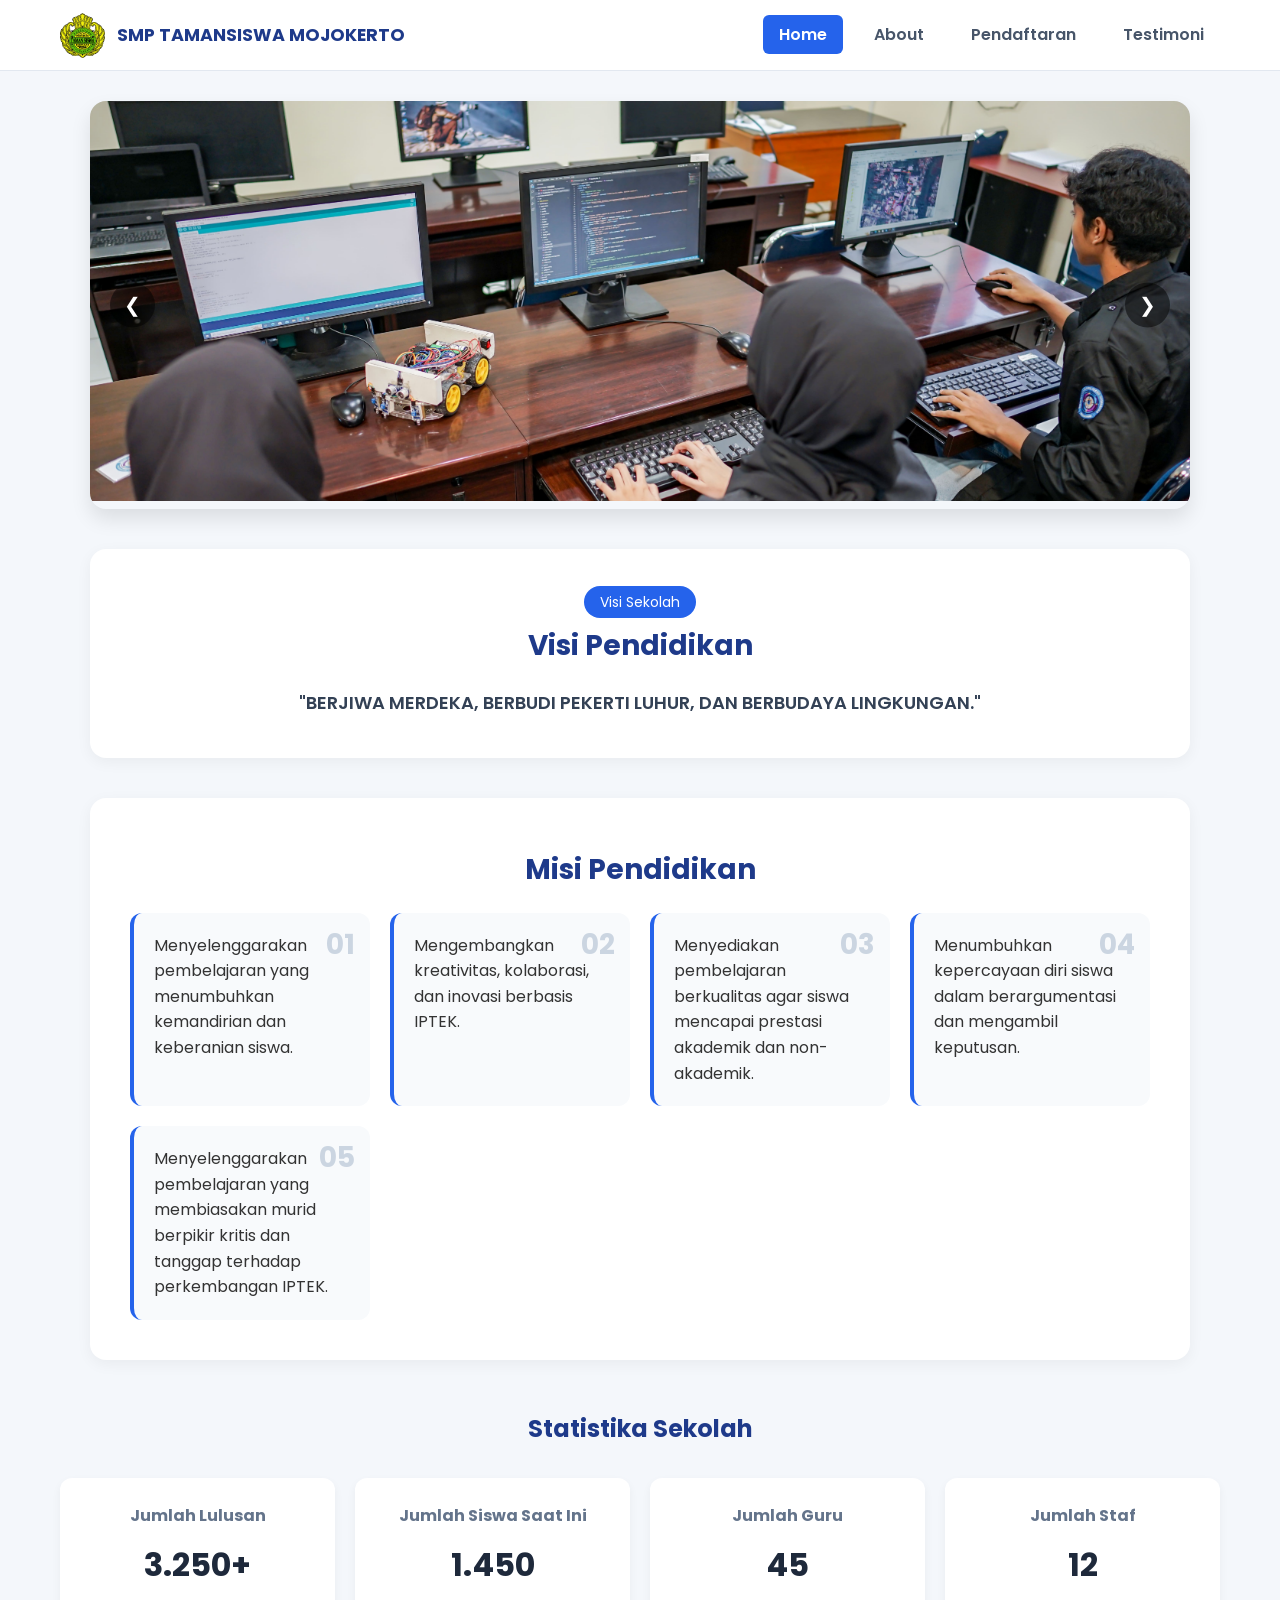
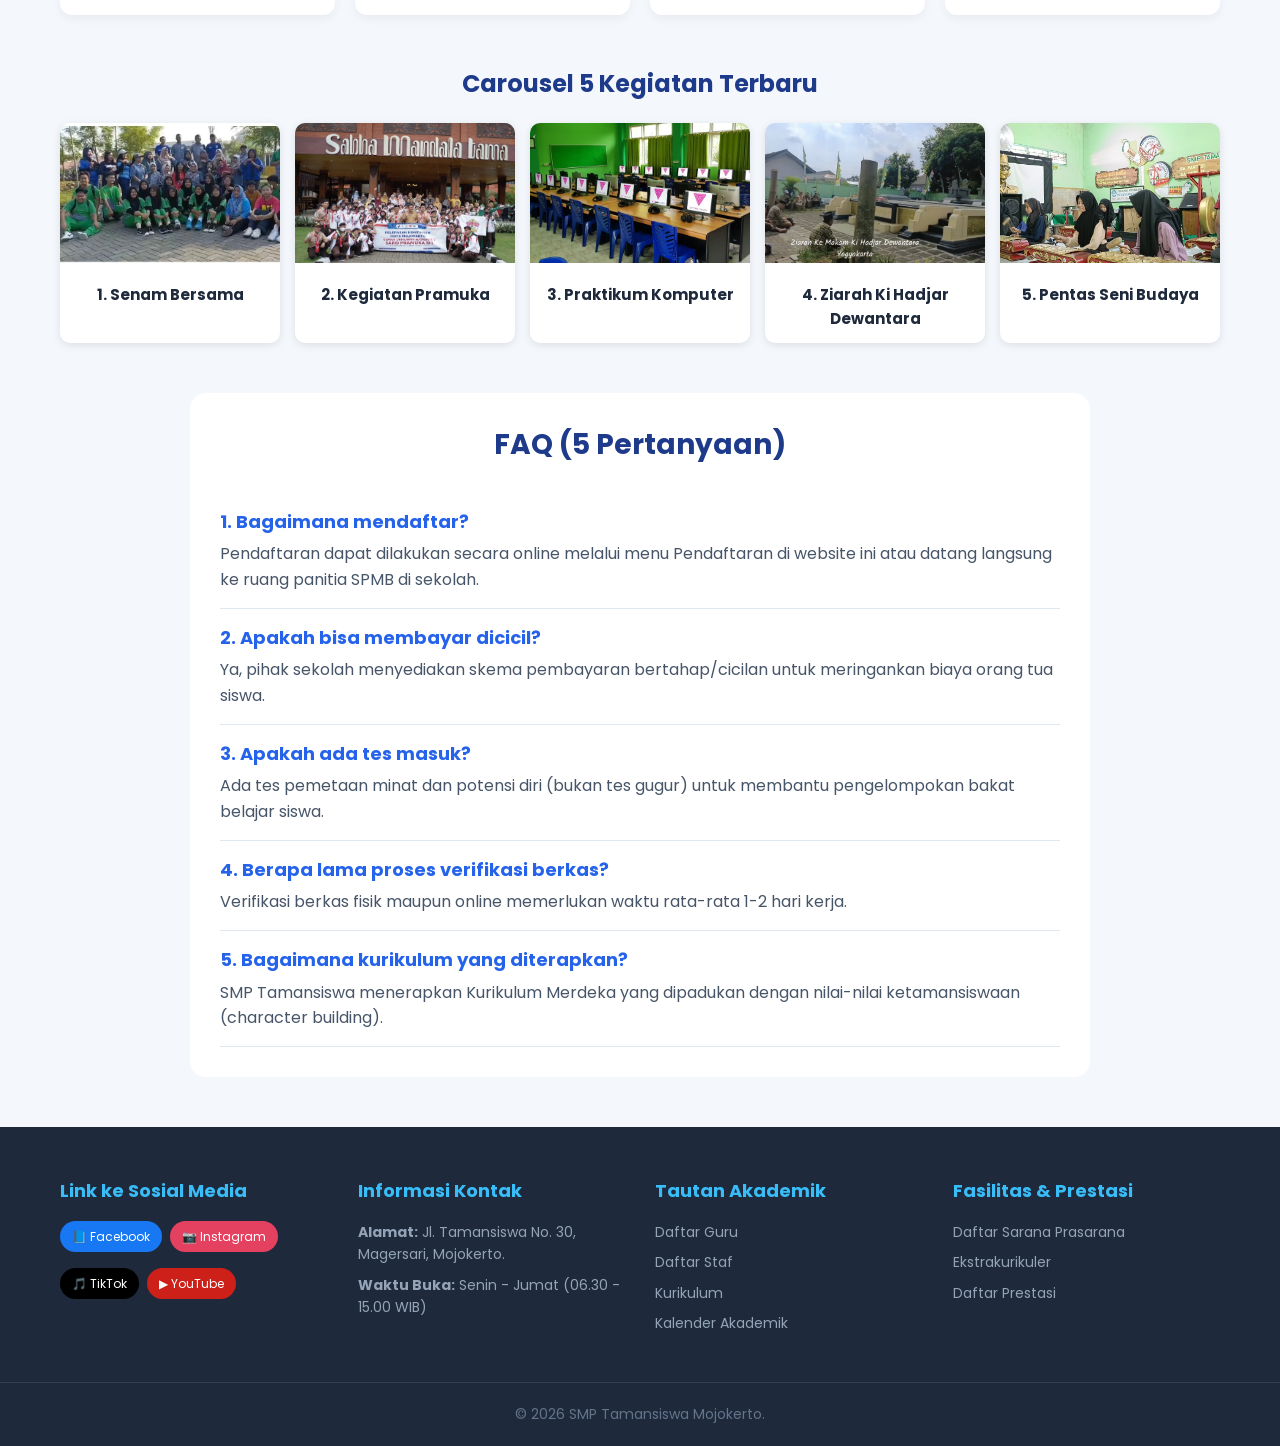
<file: index.html>
<!DOCTYPE html>
<html lang="id">
<head>
  <meta charset="UTF-8" />
  <meta name="viewport" content="width=device-width, initial-scale=1.0" />
  <title>Home - SMP Tamansiswa Mojokerto</title>
  <link rel="stylesheet" href="style.css" />
  <link rel="preconnect" href="https://fonts.googleapis.com">
  <link href="https://fonts.googleapis.com/css2?family=Poppins:wght@300;400;600;700&display=swap" rel="stylesheet">
</head>
<body>

  <!-- NAVBAR NAVIGASI -->
  <nav class="navbar">
    <div class="container">
      <div class="logo-container">
        <img src="logo.png" alt="Logo Sekolah" class="logo-img" />
        <a href="index.html" class="logo">SMP TAMANSISWA MOJOKERTO</a>
      </div>

      <input type="checkbox" id="menu-toggle" class="menu-toggle-checkbox">
      <label for="menu-toggle" class="toggle-button" aria-label="Toggle Navigation">&#9776;</label>

      <div class="navbar-links">
        <ul class="nav-menu">
          <li><a href="index.html" class="active">Home</a></li>
          <li><a href="about.html">About</a></li>
          <li><a href="pendaftaran.html">Pendaftaran</a></li>
          <li><a href="testimoni.html">Testimoni</a></li>
        </ul>
      </div>
    </div>
  </nav>

  <!-- CAROUSEL PROMOSI SMP -->
  <div class="carousel">
    <input type="radio" name="slider" id="slide1" checked />
    <input type="radio" name="slider" id="slide2" />
    <input type="radio" name="slider" id="slide3" />
    <input type="radio" name="slider" id="slide4" />
    <input type="radio" name="slider" id="slide5" />

    <div class="slides">
      <div class="slide"><img src="gambar1.jpg" alt="Promosi 1" /></div>
      <div class="slide"><img src="gambar2.jpg" alt="Promosi 2" /></div>
      <div class="slide"><img src="gambar3.jpg" alt="Promosi 3" /></div>
      <div class="slide"><img src="gambar4.jpg" alt="Promosi 4" /></div>
      <div class="slide"><img src="gambar5.jpg" alt="Promosi 5" /></div>
    </div>

    <div class="navigation nav1">
      <label for="slide5" class="prev">&#10094;</label>
      <label for="slide1" class="next">&#10095;</label>
    </div>
    <div class="navigation nav2">
      <label for="slide5" class="prev">&#10094;</label>
      <label for="slide4" class="next">&#10095;</label>
    </div>
    <div class="navigation nav3">
      <label for="slide3" class="prev">&#10094;</label>
      <label for="slide4" class="next">&#10095;</label>
    </div>
    <div class="navigation nav4">
      <label for="slide2" class="prev">&#10094;</label>
      <label for="slide3" class="next">&#10095;</label>
    </div>
      <div class="navigation nav5">
      <label for="slide1" class="prev">&#10094;</label>
      <label for="slide2" class="next">&#10095;</label>
    </div>
  </div>

  <!-- VISI SMP -->
  <section class="visi-section">
    <div class="visi-header">
      <span class="visi-badge">Visi Sekolah</span>
      <h2>Visi Pendidikan</h2>
    </div>
    <p class="visi-text">
      "BERJIWA MERDEKA, BERBUDI PEKERTI LUHUR, DAN BERBUDAYA LINGKUNGAN."
    </p>
  </section>

  <!-- MISI SMP -->
  <section class="misi-section">
    <div class="misi-header">
      <h2>Misi Pendidikan</h2>
    </div>
    <div class="misi-grid">
      <div class="misi-card">
        <div class="misi-number">01</div>
        <p>Menyelenggarakan pembelajaran yang menumbuhkan kemandirian dan keberanian siswa.</p>
      </div>
      <div class="misi-card">
        <div class="misi-number">02</div>
        <p>Mengembangkan kreativitas, kolaborasi, dan inovasi berbasis IPTEK.</p>
      </div>
      <div class="misi-card">
        <div class="misi-number">03</div>
        <p>Menyediakan pembelajaran berkualitas agar siswa mencapai prestasi akademik dan non-akademik.</p>
      </div>
      <div class="misi-card">
        <div class="misi-number">04</div>
        <p>Menumbuhkan kepercayaan diri siswa dalam berargumentasi dan mengambil keputusan.</p>
      </div>
      <div class="misi-card">
        <div class="misi-number">05</div>
        <p>Menyelenggarakan pembelajaran yang membiasakan murid berpikir kritis dan tanggap terhadap perkembangan IPTEK.</p>
      </div>
    </div>
  </section>

  <!-- STATISTIKA -->
  <section id="statistik" class="container">
    <h2>Statistika Sekolah</h2>
    <div class="stat-grid">
      <div class="card">
        <h3>Jumlah Lulusan</h3>
        <div class="number">3.250+</div>
      </div>
      <div class="card">
        <h3>Jumlah Siswa Saat Ini</h3>
        <div class="number">1.450</div>
      </div>
      <div class="card">
        <h3>Jumlah Guru</h3>
        <div class="number">45</div>
      </div>
      <div class="card">
        <h3>Jumlah Staf</h3>
        <div class="number">12</div>
      </div>
    </div>
  </section>

  <!-- CAROUSEL 5 KEGIATAN TERBARU -->
  <section class="kegiatan-terbaru-section container">
    <h2 style="text-align: center; color: #1e3a8a; margin: 40px 0 20px;">Carousel 5 Kegiatan Terbaru</h2>
    <div class="kegiatan-grid">
      <div class="kegiatan-card">
        <img src="kegiatan1.jpg" alt="Senam Bersama">
        <h3>1. Senam Bersama</h3>
      </div>
      <div class="kegiatan-card">
        <img src="kegiatan2.jpg" alt="Pramuka">
        <h3>2. Kegiatan Pramuka</h3>
      </div>
      <div class="kegiatan-card">
        <img src="kegiatan3.jpg" alt="Lab Komputer">
        <h3>3. Praktikum Komputer</h3>
      </div>
      <div class="kegiatan-card">
        <img src="kegiatan4.jpg" alt="Ziarah">
        <h3>4. Ziarah Ki Hadjar Dewantara</h3>
      </div>
      <div class="kegiatan-card">
        <img src="kegiatan5.jpg" alt="Pentas Seni">
        <h3>5. Pentas Seni Budaya</h3>
      </div>
    </div>
  </section>

  <!-- FAQ (5 PERTANYAAN) -->
  <section class="faq-section">
    <h1>FAQ (5 Pertanyaan)</h1>
    <div class="faq-item">
      <h2>1. Bagaimana mendaftar?</h2>
      <p>Pendaftaran dapat dilakukan secara online melalui menu Pendaftaran di website ini atau datang langsung ke ruang panitia SPMB di sekolah.</p>
    </div>
    <div class="faq-item">
      <h2>2. Apakah bisa membayar dicicil?</h2>
      <p>Ya, pihak sekolah menyediakan skema pembayaran bertahap/cicilan untuk meringankan biaya orang tua siswa.</p>
    </div>
    <div class="faq-item">
      <h2>3. Apakah ada tes masuk?</h2>
      <p>Ada tes pemetaan minat dan potensi diri (bukan tes gugur) untuk membantu pengelompokan bakat belajar siswa.</p>
    </div>
    <div class="faq-item">
      <h2>4. Berapa lama proses verifikasi berkas?</h2>
      <p>Verifikasi berkas fisik maupun online memerlukan waktu rata-rata 1-2 hari kerja.</p>
    </div>
    <div class="faq-item">
      <h2>5. Bagaimana kurikulum yang diterapkan?</h2>
      <p>SMP Tamansiswa menerapkan Kurikulum Merdeka yang dipadukan dengan nilai-nilai ketamansiswaan (character building).</p>
    </div>
  </section>

 <!-- FOOTER -->
  <footer class="footer">
    <div class="footer-container">
      <div class="footer-col">
        <h3>Link ke Sosial Media</h3>
        <div class="social-buttons">
          <a href="#" class="facebook">📘 Facebook</a>
          <a href="https://www.instagram.com/smp_tamansiswa_mojokerto/" class="instagram" target="_blank">📷 Instagram</a>
          <a href="https://www.tiktok.com/@smp.tamansiswa.mjk?_r=1&_t=ZS-98lfKY4wnq5" class="tiktok" target="_blank">🎵 TikTok</a>
          <a href="https://www.youtube.com/@smp_tamansiswa_mojokerto" class="youtube" target="_blank">▶ YouTube</a>
        </div>
      </div>
      <div class="footer-col">
        <h3>Informasi Kontak</h3>
        <p><strong>Alamat:</strong> Jl. Tamansiswa No. 30, Magersari, Mojokerto.</p>
        <p><strong>Waktu Buka:</strong> Senin - Jumat (06.30 - 15.00 WIB)</p>
      </div>
      <div class="footer-col">
        <h3>Tautan Akademik</h3>
        <a href="daftar-guru.html">Daftar Guru</a>
        <a href="daftar-staf.html">Daftar Staf</a>
        <a href="kurikulum.html">Kurikulum</a>
        <a href="kalender-akademik.html">Kalender Akademik</a>
      </div>
      <div class="footer-col">
        <h3>Fasilitas & Prestasi</h3>
        <a href="sarana-prasarana.html">Daftar Sarana Prasarana</a>
        <a href="ekstrakurikuler.html">Ekstrakurikuler</a>
        <a href="daftar-prestasi.html">Daftar Prestasi</a>
      </div>
    </div>
    <div class="footer-bottom">
      © 2026 SMP Tamansiswa Mojokerto.
    </div>
  </footer>

</body>
</html>
</file>
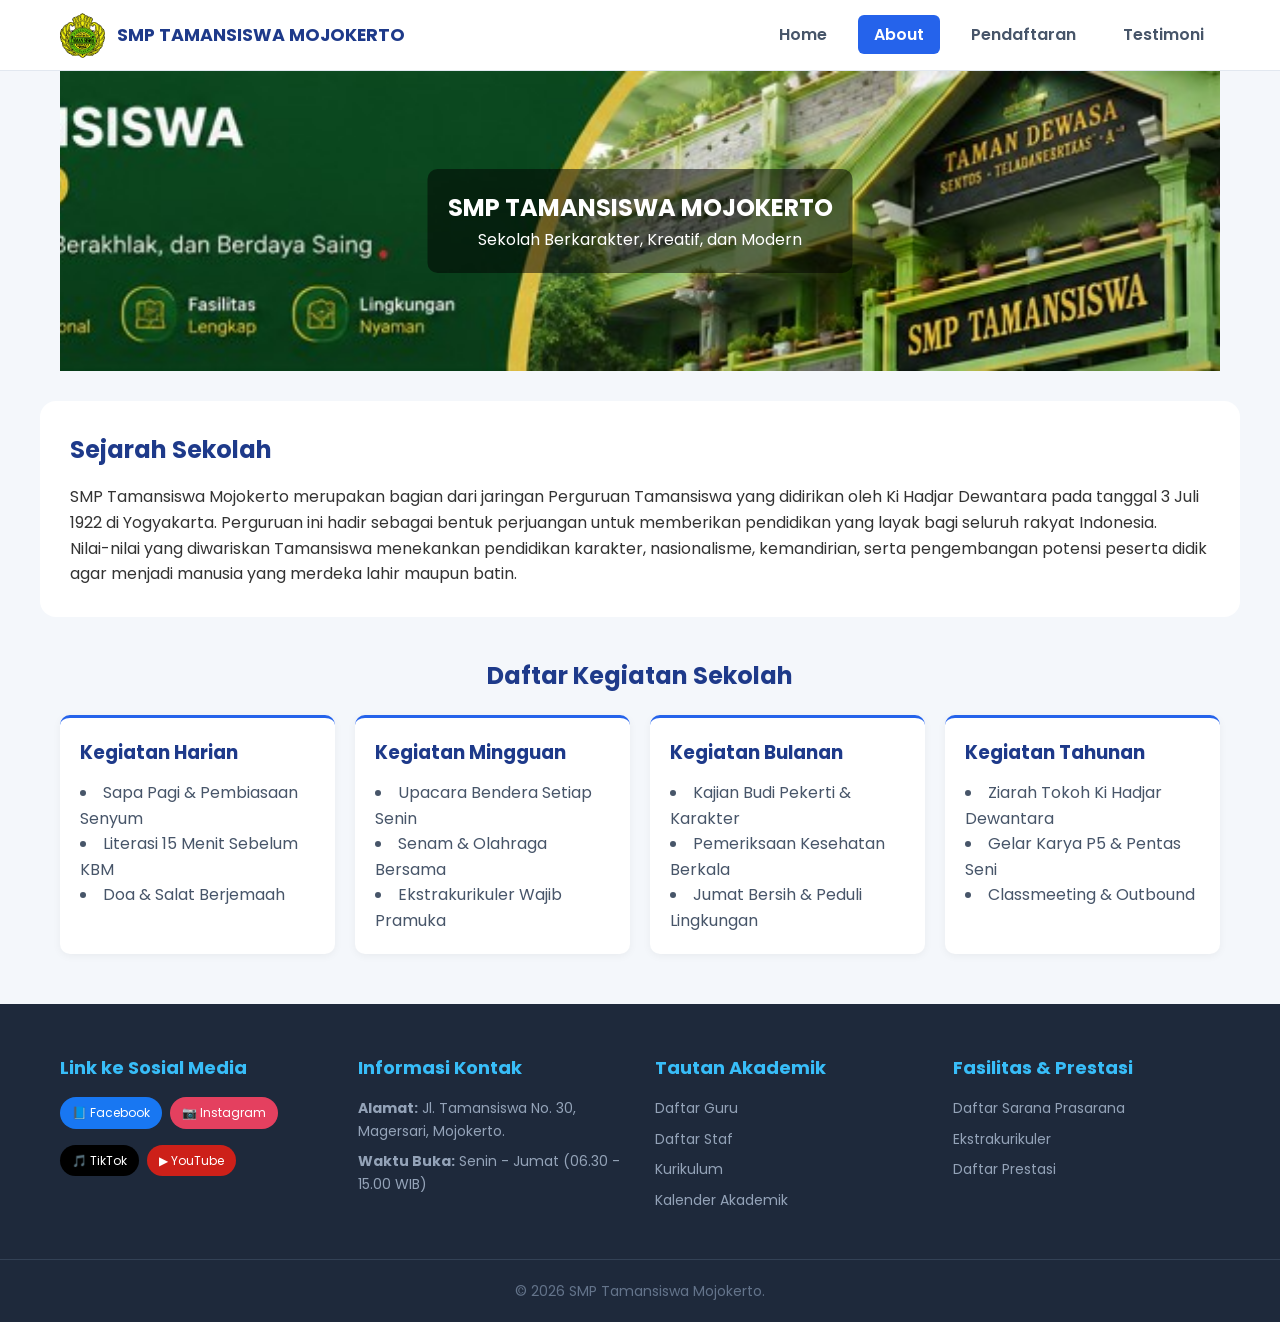
<file: about.html>
<!DOCTYPE html>
<html lang="id">
<head>
  <meta charset="UTF-8" />
  <meta name="viewport" content="width=device-width, initial-scale=1.0" />
  <title>About - SMP Tamansiswa Mojokerto</title>
  <link rel="stylesheet" href="style.css" />
  <link rel="preconnect" href="https://fonts.googleapis.com">
  <link href="https://fonts.googleapis.com/css2?family=Poppins:wght@300;400;600;700&display=swap" rel="stylesheet">
</head>
<body>

  <!-- NAVBAR -->
  <nav class="navbar">
    <div class="container">
      <div class="logo-container">
        <img src="logo.png" alt="Logo Sekolah" class="logo-img" />
        <a href="index.html" class="logo">SMP TAMANSISWA MOJOKERTO</a>
      </div>

      <input type="checkbox" id="menu-toggle" class="menu-toggle-checkbox">
      <label for="menu-toggle" class="toggle-button">&#9776;</label>

      <div class="navbar-links">
        <ul class="nav-menu">
          <li><a href="index.html">Home</a></li>
          <li><a href="about.html#about" class="active">About</a></li>
          <li><a href="pendaftaran.html#pendaftaran">Pendaftaran</a></li>
          <li><a href="testimoni.html">Testimoni</a></li>
        </ul>
      </div>
    </div>
  </nav>

  <!-- ANCHOR TARGET ABOUT -->
  <section id="about">
    
    <!-- BANNER FOTO SEKOLAH -->
    <div class="about-banner container">
      <img src="banner-sekolah.jpg" alt="Banner Foto Sekolah">
      <div class="banner-text">
        <h1>SMP TAMANSISWA MOJOKERTO</h1>
        <p>Sekolah Berkarakter, Kreatif, dan Modern</p>
      </div>
    </div>

    <!-- SEJARAH -->
    <section class="sejarah-section container">
      <h2>Sejarah Sekolah</h2>
      <p>
        SMP Tamansiswa Mojokerto merupakan bagian dari jaringan Perguruan Tamansiswa yang didirikan oleh Ki Hadjar Dewantara pada tanggal 3 Juli 1922 di Yogyakarta. Perguruan ini hadir sebagai bentuk perjuangan untuk memberikan pendidikan yang layak bagi seluruh rakyat Indonesia.
      </p>
      <p>
        Nilai-nilai yang diwariskan Tamansiswa menekankan pendidikan karakter, nasionalisme, kemandirian, serta pengembangan potensi peserta didik agar menjadi manusia yang merdeka lahir maupun batin.
      </p>
    </section>

    <!-- DAFTAR KEGIATAN (HARIAN, MINGGUAN, BULANAN, TAHUNAN) -->
    <section class="kegiatan-kategori container">
      <h2 style="text-align: center; color: #1e3a8a; margin-bottom: 20px;">Daftar Kegiatan Sekolah</h2>
      <div class="kategori-grid">
        
        <div class="kategori-card">
          <h3>Kegiatan Harian</h3>
          <ul>
            <li>Sapa Pagi & Pembiasaan Senyum</li>
            <li>Literasi 15 Menit Sebelum KBM</li>
            <li>Doa & Salat Berjemaah</li>
          </ul>
        </div>

        <div class="kategori-card">
          <h3>Kegiatan Mingguan</h3>
          <ul>
            <li>Upacara Bendera Setiap Senin</li>
            <li>Senam & Olahraga Bersama</li>
            <li>Ekstrakurikuler Wajib Pramuka</li>
          </ul>
        </div>

        <div class="kategori-card">
          <h3>Kegiatan Bulanan</h3>
          <ul>
            <li>Kajian Budi Pekerti & Karakter</li>
            <li>Pemeriksaan Kesehatan Berkala</li>
            <li>Jumat Bersih & Peduli Lingkungan</li>
          </ul>
        </div>

        <div class="kategori-card">
          <h3>Kegiatan Tahunan</h3>
          <ul>
            <li>Ziarah Tokoh Ki Hadjar Dewantara</li>
            <li>Gelar Karya P5 & Pentas Seni</li>
            <li>Classmeeting & Outbound</li>
          </ul>
        </div>

      </div>
    </section>

  </section>

 <!-- FOOTER -->
  <footer class="footer">
    <div class="footer-container">
      <div class="footer-col">
        <h3>Link ke Sosial Media</h3>
        <div class="social-buttons">
          <a href="#" class="facebook">📘 Facebook</a>
          <a href="https://www.instagram.com/smp_tamansiswa_mojokerto/" class="instagram" target="_blank">📷 Instagram</a>
          <a href="https://www.tiktok.com/@smp.tamansiswa.mjk?_r=1&_t=ZS-98lfKY4wnq5" class="tiktok" target="_blank">🎵 TikTok</a>
          <a href="https://www.youtube.com/@smp_tamansiswa_mojokerto" class="youtube" target="_blank">▶ YouTube</a>
        </div>
      </div>
      <div class="footer-col">
        <h3>Informasi Kontak</h3>
        <p><strong>Alamat:</strong> Jl. Tamansiswa No. 30, Magersari, Mojokerto.</p>
        <p><strong>Waktu Buka:</strong> Senin - Jumat (06.30 - 15.00 WIB)</p>
      </div>
      <div class="footer-col">
        <h3>Tautan Akademik</h3>
        <a href="daftar-guru.html">Daftar Guru</a>
        <a href="daftar-staf.html">Daftar Staf</a>
        <a href="kurikulum.html">Kurikulum</a>
        <a href="kalender-akademik.html">Kalender Akademik</a>
      </div>
      <div class="footer-col">
        <h3>Fasilitas & Prestasi</h3>
        <a href="sarana-prasarana.html">Daftar Sarana Prasarana</a>
        <a href="ekstrakurikuler.html">Ekstrakurikuler</a>
        <a href="daftar-prestasi.html">Daftar Prestasi</a>
      </div>
    </div>
    <div class="footer-bottom">
      © 2026 SMP Tamansiswa Mojokerto.
    </div>
  </footer>  
  
</body>
</html>
</file>
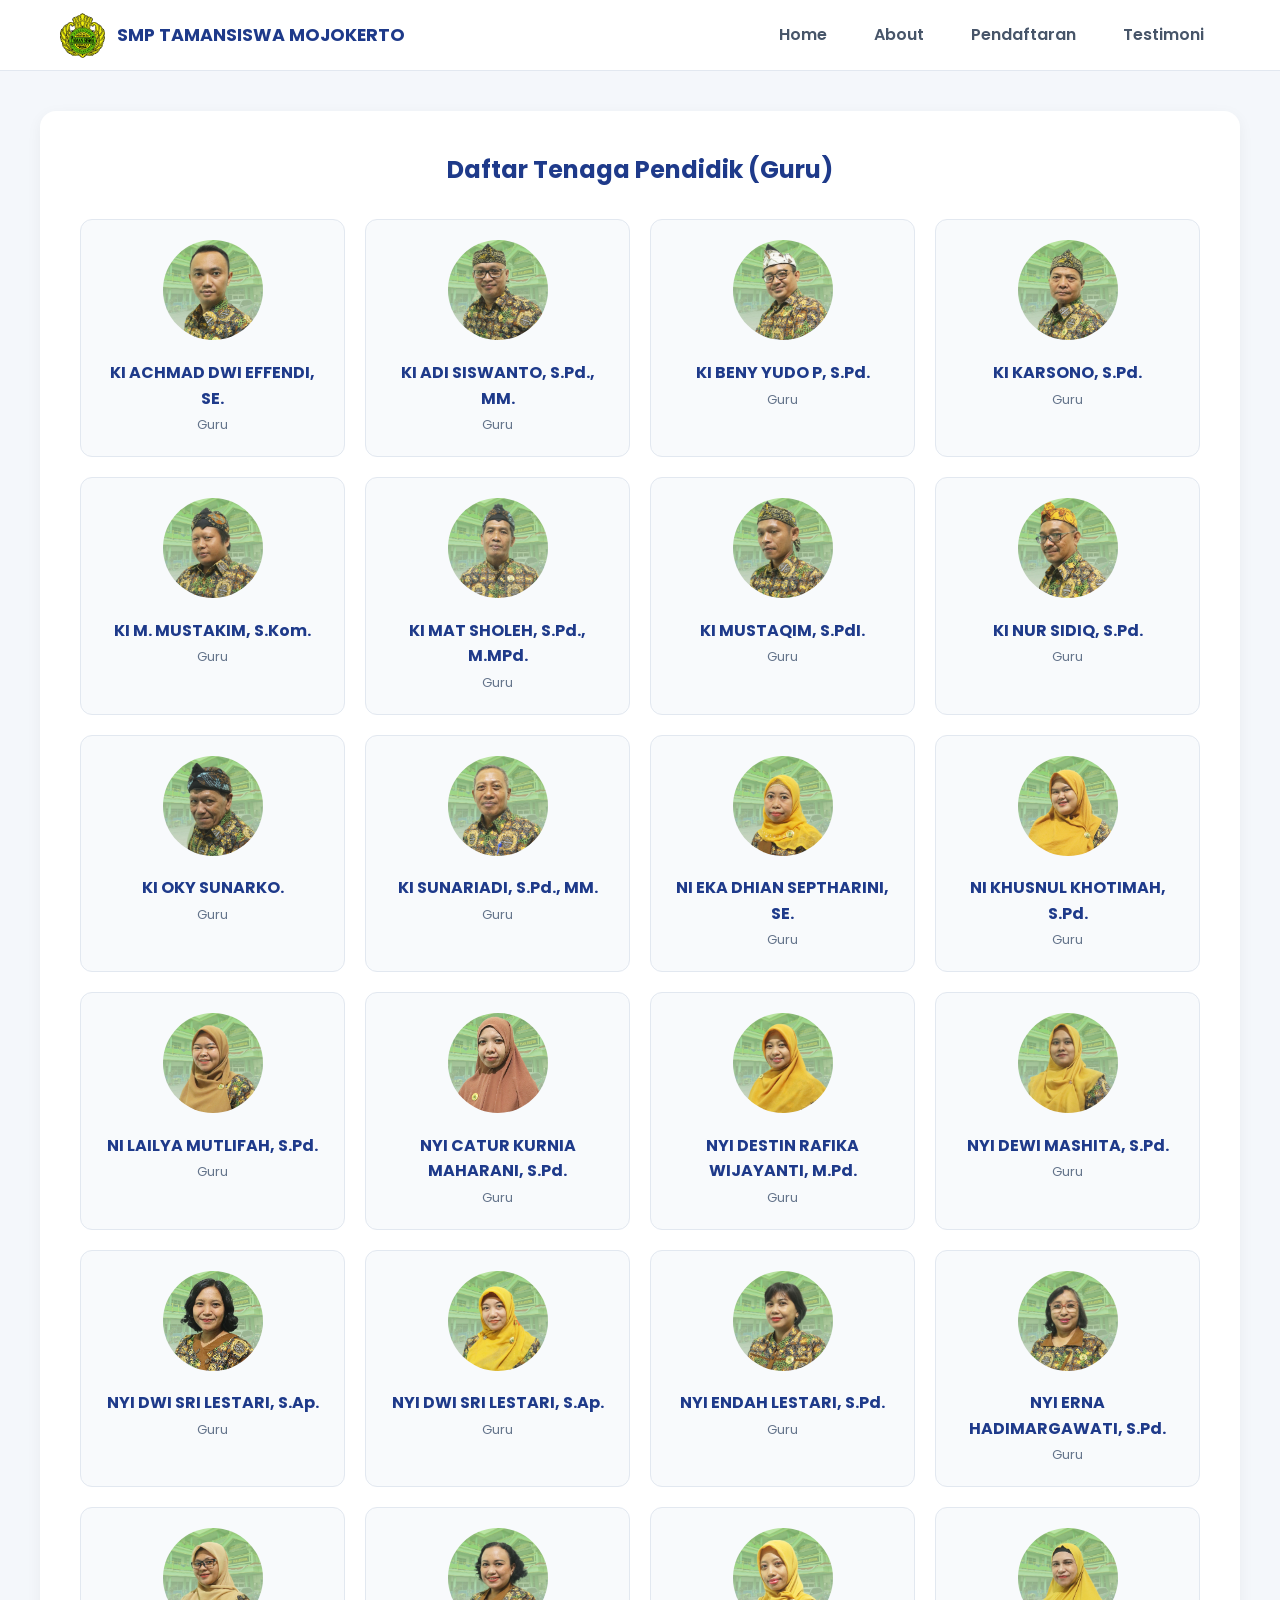
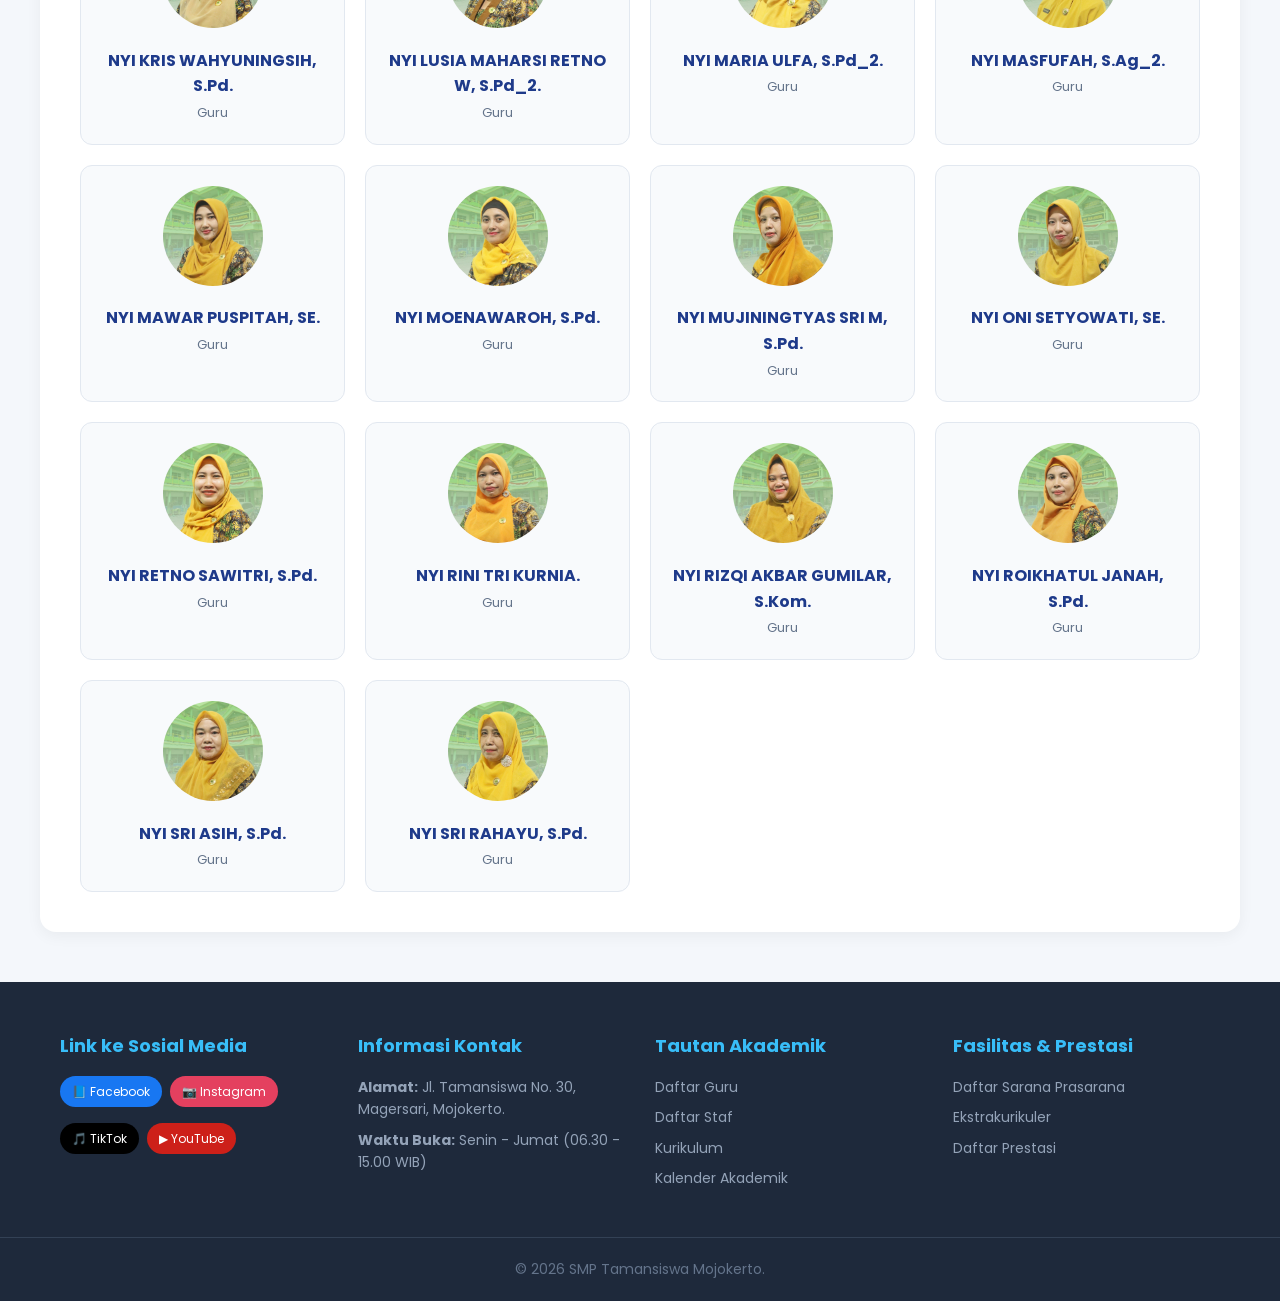
<file: daftar-guru.html>
<!DOCTYPE html>
<html lang="id">
<head>
  <meta charset="UTF-8" />
  <meta name="viewport" content="width=device-width, initial-scale=1.0" />
  <title>Daftar Guru - SMP Tamansiswa Mojokerto</title>
  <link rel="stylesheet" href="style.css" />
  <link rel="preconnect" href="https://fonts.googleapis.com">
  <link href="https://fonts.googleapis.com/css2?family=Poppins:wght@300;400;600;700&display=swap" rel="stylesheet">
</head>
<body>

  <nav class="navbar">
    <div class="container">
      <div class="logo-container">
        <img src="logo.png" alt="Logo Sekolah" class="logo-img" />
        <a href="index.html" class="logo">SMP TAMANSISWA MOJOKERTO</a>
      </div>
      <input type="checkbox" id="menu-toggle" class="menu-toggle-checkbox">
      <label for="menu-toggle" class="toggle-button">&#9776;</label>
      <div class="navbar-links">
        <ul class="nav-menu">
          <li><a href="index.html">Home</a></li>
          <li><a href="about.html#about">About</a></li>
          <li><a href="pendaftaran.html#pendaftaran">Pendaftaran</a></li>
          <li><a href="testimoni.html">Testimoni</a></li>
        </ul>
      </div>
    </div>
  </nav>

  <section class="detail-section container">
    <h2 class="section-title">Daftar Tenaga Pendidik (Guru)</h2>
    <div class="grid-cards">
      <div class="profile-card">
        <img src="pamong/Salinan-KI-ACHMAD-DWI-EFFENDI,-SE_2.png" alt="Guru">
        <h4>KI ACHMAD DWI EFFENDI, SE.</h4>
        <p>Guru</p>
      </div>
      <div class="profile-card">
        <img src="pamong/Salinan-KI-ADI-SISWANTO,-S.Pd.,-MM_2.png" alt="Guru">
        <h4>KI ADI SISWANTO, S.Pd., MM.</h4>
        <p>Guru</p>
      </div>
      <div class="profile-card">
        <img src="pamong/Salinan-KI-BENY-YUDO-P,-S.Pd_2.png" alt="Guru">
        <h4>KI BENY YUDO P, S.Pd.</h4>
        <p>Guru</p>
      </div>
      <div class="profile-card">
        <img src="pamong/Salinan-KI-KARSONO,-S.Pd_2.png" alt="Guru">
        <h4>KI KARSONO, S.Pd.</h4>
        <p>Guru</p>
      </div>
	  <div class="profile-card">
        <img src="pamong/Salinan-KI-M.-MUSTAKIM,-S.Kom_2.png" alt="Guru">
        <h4>KI M. MUSTAKIM, S.Kom.</h4>
        <p>Guru</p>
      </div>
      <div class="profile-card">
        <img src="pamong/Salinan-KI-MAT-SHOLEH,-S.Pd.,-M.MPd_2.png" alt="Guru">
        <h4>KI MAT SHOLEH, S.Pd., M.MPd.</h4>
        <p>Guru</p>
      </div>
      <div class="profile-card">
        <img src="pamong/Salinan-KI-MUSTAQIM,-S.PdI_2.png" alt="Guru">
        <h4>KI MUSTAQIM, S.PdI.</h4>
        <p>Guru</p>
      </div>
      <div class="profile-card">
        <img src="pamong/Salinan-KI-NUR-SIDIQ,-S.Pd_2.png" alt="Guru">
        <h4>KI NUR SIDIQ, S.Pd.</h4>
        <p>Guru</p>
      </div>
	  <div class="profile-card">
        <img src="pamong/Salinan-KI-OKY-SUNARKO.png" alt="Guru">
        <h4>KI OKY SUNARKO.</h4>
        <p>Guru</p>
      </div>
      <div class="profile-card">
        <img src="pamong/Salinan-KI-SUNARIADI,-S.Pd.,-MM_2.png" alt="Guru">
        <h4>KI SUNARIADI, S.Pd., MM.</h4>
        <p>Guru</p>
      </div>
      <div class="profile-card">
        <img src="pamong/Salinan-NI-EKA-DHIAN-SEPTHARINI,-SE_2.png" alt="Guru">
        <h4>NI EKA DHIAN SEPTHARINI, SE.</h4>
        <p>Guru</p>
      </div>
      <div class="profile-card">
        <img src="pamong/Salinan-NI-KHUSNUL-KHOTIMAH,-S.Pd_2.png" alt="Guru">
        <h4>NI KHUSNUL KHOTIMAH, S.Pd.</h4>
        <p>Guru</p>
      </div>
	  <div class="profile-card">
        <img src="pamong/Salinan-NI-LAILYA-MUTLIFAH,-S.Pd_2.png" alt="Guru">
        <h4>NI LAILYA MUTLIFAH, S.Pd.</h4>
        <p>Guru</p>
      </div>
      <div class="profile-card">
        <img src="pamong/Salinan-NYI-CATUR-KURNIA-MAHARANI,-S.Pd_2.png" alt="Guru">
        <h4>NYI CATUR KURNIA MAHARANI, S.Pd.</h4>
        <p>Guru</p>
      </div>
      <div class="profile-card">
        <img src="pamong/Salinan-NYI-DESTIN-RAFIKA-WIJAYANTI,-M.Pd_2.png" alt="Guru">
        <h4>NYI DESTIN RAFIKA WIJAYANTI, M.Pd.</h4>
        <p>Guru</p>
      </div>
      <div class="profile-card">
        <img src="pamong/Salinan-NYI-DEWI-MASHITA,-S.Pd_2.png" alt="Guru">
        <h4>NYI DEWI MASHITA, S.Pd.</h4>
        <p>Guru</p>
      </div>
	  <div class="profile-card">
        <img src="pamong/Salinan-NYI-DWI-SRI-LESTARI,-S.Ap_2.png" alt="Guru">
        <h4>NYI DWI SRI LESTARI, S.Ap.</h4>
        <p>Guru</p>
      </div>
      <div class="profile-card">
        <img src="pamong/Salinan-NYI-EKA-PRASASTI-OKTAVIA,-S.Pd_2.png" alt="Guru">
        <h4>NYI DWI SRI LESTARI, S.Ap.</h4>
        <p>Guru</p>
      </div>
      <div class="profile-card">
        <img src="pamong/Salinan-NYI-ENDAH-LESTARI,-S.Pd_2.png" alt="Guru">
        <h4>NYI ENDAH LESTARI, S.Pd.</h4>
        <p>Guru</p>
      </div>
      <div class="profile-card">
        <img src="pamong/Salinan-NYI-ERNA-HADIMARGAWATI,-S.Pd_2.png" alt="Guru">
        <h4>NYI ERNA HADIMARGAWATI, S.Pd.</h4>
        <p>Guru</p>
      </div>
	  <div class="profile-card">
        <img src="pamong/Salinan-NYI-KRIS-WAHYUNINGSIH,-S.Pd_2.png" alt="Guru">
        <h4>NYI KRIS WAHYUNINGSIH, S.Pd.</h4>
        <p>Guru</p>
      </div>
      <div class="profile-card">
        <img src="pamong/Salinan-NYI-LUSIA-MAHARSI-RETNO-W,-S.Pd_2.png" alt="Guru">
        <h4>NYI LUSIA MAHARSI RETNO W, S.Pd_2.</h4>
        <p>Guru</p>
      </div>
      <div class="profile-card">
        <img src="pamong/Salinan-NYI-MARIA-ULFA,-S.Pd_2.png" alt="Guru">
        <h4>NYI MARIA ULFA, S.Pd_2.</h4>
        <p>Guru</p>
      </div>
      <div class="profile-card">
        <img src="pamong/Salinan-NYI-MASFUFAH,-S.Ag_2.png" alt="Guru">
        <h4>NYI MASFUFAH, S.Ag_2.</h4>
        <p>Guru</p>
      </div>
	  <div class="profile-card">
        <img src="pamong/Salinan-NYI-MAWAR-PUSPITAH,-SE_2.png" alt="Guru">
        <h4>NYI MAWAR PUSPITAH, SE.</h4>
        <p>Guru</p>
      </div>
      <div class="profile-card">
        <img src="pamong/Salinan-NYI-MOENAWAROH,-S.Pd_2.png" alt="Guru">
        <h4>NYI MOENAWAROH, S.Pd.</h4>
        <p>Guru</p>
      </div>
      <div class="profile-card">
        <img src="pamong/Salinan-NYI-MUJININGTYAS-SRI-M,-S.Pd_2.png" alt="Guru">
        <h4>NYI MUJININGTYAS SRI M, S.Pd.</h4>
        <p>Guru</p>
      </div>
      <div class="profile-card">
        <img src="pamong/Salinan-NYI-ONI-SETYOWATI,-SE_2.png" alt="Guru">
        <h4>NYI ONI SETYOWATI, SE.</h4>
        <p>Guru</p>
      </div>
	  <div class="profile-card">
        <img src="pamong/Salinan-NYI-RETNO-SAWITRI,-S.Pd_2.png" alt="Guru">
        <h4>NYI RETNO SAWITRI, S.Pd.</h4>
        <p>Guru</p>
      </div>
      <div class="profile-card">
        <img src="pamong/Salinan-NYI-RINI-TRI-KURNIA_2.png" alt="Guru">
        <h4>NYI RINI TRI KURNIA.</h4>
        <p>Guru</p>
      </div>
      <div class="profile-card">
        <img src="pamong/Salinan-NYI-RIZQI-AKBAR-GUMILAR,-S.Kom_2.png" alt="Guru">
        <h4>NYI RIZQI AKBAR GUMILAR, S.Kom.</h4>
        <p>Guru</p>
      </div>
      <div class="profile-card">
        <img src="pamong/Salinan-NYI-ROIKHATUL-JANAH,-S.Pd_2.png" alt="Guru">
        <h4>NYI ROIKHATUL JANAH, S.Pd.</h4>
        <p>Guru</p>
      </div>
	  <div class="profile-card">
        <img src="pamong/Salinan-NYI-SRI-ASIH,-S.Pd_2.png" alt="Guru">
        <h4>NYI SRI ASIH, S.Pd.</h4>
        <p>Guru</p>
      </div>
      <div class="profile-card">
        <img src="pamong/Salinan-NYI-SRI-RAHAYU,-S.Pd_2.png" alt="Guru">
        <h4>NYI SRI RAHAYU, S.Pd.</h4>
        <p>Guru</p>
      </div>
    </div>
  </section>

 <!-- FOOTER -->
  <footer class="footer">
    <div class="footer-container">
      <div class="footer-col">
        <h3>Link ke Sosial Media</h3>
        <div class="social-buttons">
          <a href="#" class="facebook">📘 Facebook</a>
          <a href="https://www.instagram.com/smp_tamansiswa_mojokerto/" class="instagram" target="_blank">📷 Instagram</a>
          <a href="https://www.tiktok.com/@smp.tamansiswa.mjk?_r=1&_t=ZS-98lfKY4wnq5" class="tiktok" target="_blank">🎵 TikTok</a>
          <a href="https://www.youtube.com/@smp_tamansiswa_mojokerto" class="youtube" target="_blank">▶ YouTube</a>
        </div>
      </div>
      <div class="footer-col">
        <h3>Informasi Kontak</h3>
        <p><strong>Alamat:</strong> Jl. Tamansiswa No. 30, Magersari, Mojokerto.</p>
        <p><strong>Waktu Buka:</strong> Senin - Jumat (06.30 - 15.00 WIB)</p>
      </div>
      <div class="footer-col">
        <h3>Tautan Akademik</h3>
        <a href="daftar-guru.html">Daftar Guru</a>
        <a href="daftar-staf.html">Daftar Staf</a>
        <a href="kurikulum.html">Kurikulum</a>
        <a href="kalender-akademik.html">Kalender Akademik</a>
      </div>
      <div class="footer-col">
        <h3>Fasilitas & Prestasi</h3>
        <a href="sarana-prasarana.html">Daftar Sarana Prasarana</a>
        <a href="ekstrakurikuler.html">Ekstrakurikuler</a>
        <a href="daftar-prestasi.html">Daftar Prestasi</a>
      </div>
    </div>
    <div class="footer-bottom">
      © 2026 SMP Tamansiswa Mojokerto.
    </div>
  </footer>
</file>
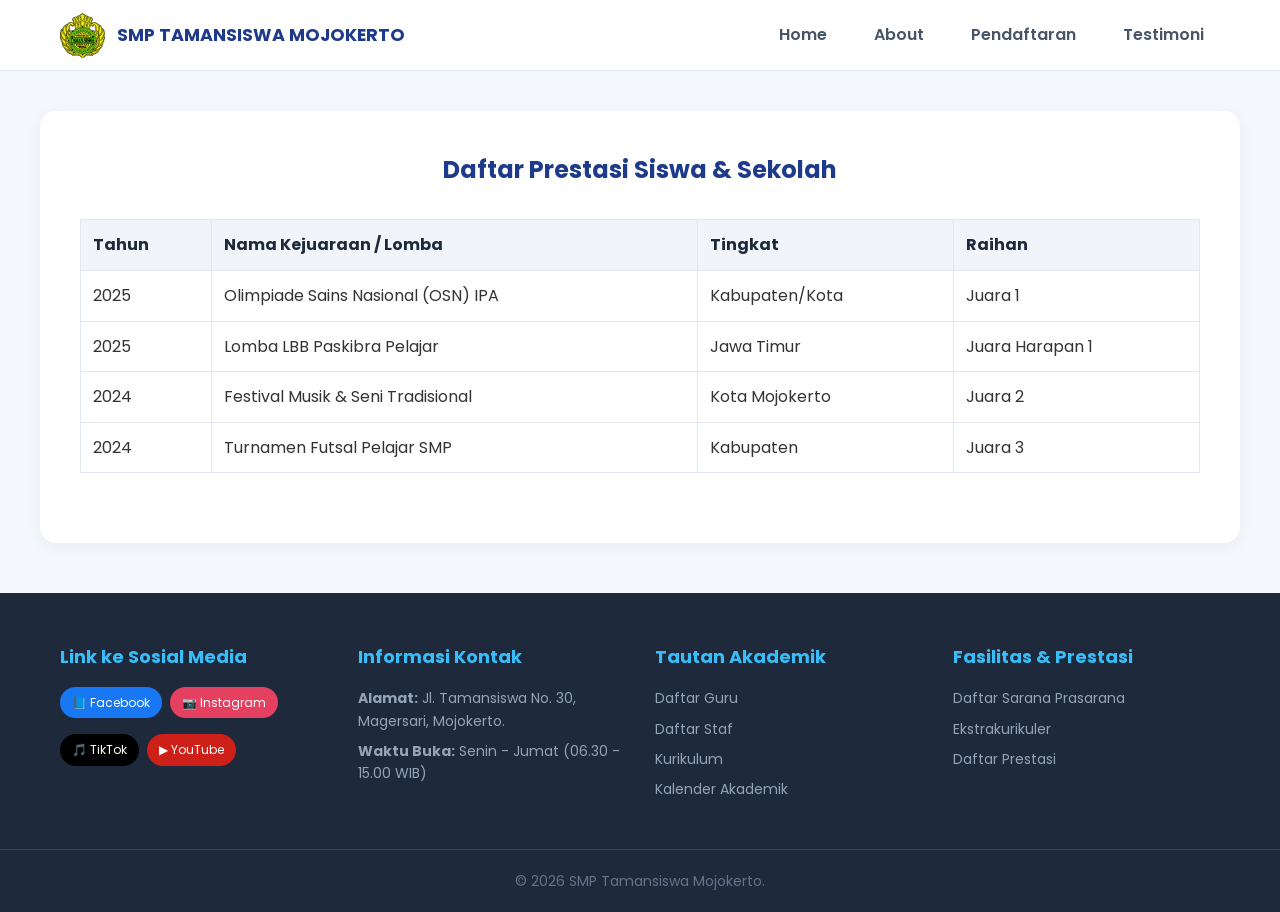
<file: daftar-prestasi.html>
<!DOCTYPE html>
<html lang="id">
<head>
  <meta charset="UTF-8" />
  <meta name="viewport" content="width=device-width, initial-scale=1.0" />
  <title>Daftar Prestasi - SMP Tamansiswa Mojokerto</title>
  <link rel="stylesheet" href="style.css" />
  <link rel="preconnect" href="https://fonts.googleapis.com">
  <link href="https://fonts.googleapis.com/css2?family=Poppins:wght@300;400;600;700&display=swap" rel="stylesheet">
</head>
<body>

  <nav class="navbar">
    <div class="container">
      <div class="logo-container">
        <img src="logo.png" alt="Logo Sekolah" class="logo-img" />
        <a href="index.html" class="logo">SMP TAMANSISWA MOJOKERTO</a>
      </div>
      <input type="checkbox" id="menu-toggle" class="menu-toggle-checkbox">
      <label for="menu-toggle" class="toggle-button">&#9776;</label>
      <div class="navbar-links">
        <ul class="nav-menu">
          <li><a href="index.html">Home</a></li>
          <li><a href="about.html#about">About</a></li>
          <li><a href="pendaftaran.html#pendaftaran">Pendaftaran</a></li>
          <li><a href="testimoni.html">Testimoni</a></li>
        </ul>
      </div>
    </div>
  </nav>

  <section class="detail-section container">
    <h2 class="section-title">Daftar Prestasi Siswa & Sekolah</h2>
    <table class="table-biaya">
      <thead>
        <tr>
          <th>Tahun</th>
          <th>Nama Kejuaraan / Lomba</th>
          <th>Tingkat</th>
          <th>Raihan</th>
        </tr>
      </thead>
      <tbody>
        <tr>
          <td>2025</td>
          <td>Olimpiade Sains Nasional (OSN) IPA</td>
          <td>Kabupaten/Kota</td>
          <td>Juara 1</td>
        </tr>
        <tr>
          <td>2025</td>
          <td>Lomba LBB Paskibra Pelajar</td>
          <td>Jawa Timur</td>
          <td>Juara Harapan 1</td>
        </tr>
        <tr>
          <td>2024</td>
          <td>Festival Musik & Seni Tradisional</td>
          <td>Kota Mojokerto</td>
          <td>Juara 2</td>
        </tr>
        <tr>
          <td>2024</td>
          <td>Turnamen Futsal Pelajar SMP</td>
          <td>Kabupaten</td>
          <td>Juara 3</td>
        </tr>
      </tbody>
    </table>
  </section>

 <!-- FOOTER -->
  <footer class="footer">
    <div class="footer-container">
      <div class="footer-col">
        <h3>Link ke Sosial Media</h3>
        <div class="social-buttons">
          <a href="#" class="facebook">📘 Facebook</a>
          <a href="https://www.instagram.com/smp_tamansiswa_mojokerto/" class="instagram" target="_blank">📷 Instagram</a>
          <a href="https://www.tiktok.com/@smp.tamansiswa.mjk?_r=1&_t=ZS-98lfKY4wnq5" class="tiktok" target="_blank">🎵 TikTok</a>
          <a href="https://www.youtube.com/@smp_tamansiswa_mojokerto" class="youtube" target="_blank">▶ YouTube</a>
        </div>
      </div>
      <div class="footer-col">
        <h3>Informasi Kontak</h3>
        <p><strong>Alamat:</strong> Jl. Tamansiswa No. 30, Magersari, Mojokerto.</p>
        <p><strong>Waktu Buka:</strong> Senin - Jumat (06.30 - 15.00 WIB)</p>
      </div>
      <div class="footer-col">
        <h3>Tautan Akademik</h3>
        <a href="daftar-guru.html">Daftar Guru</a>
        <a href="daftar-staf.html">Daftar Staf</a>
        <a href="kurikulum.html">Kurikulum</a>
        <a href="kalender-akademik.html">Kalender Akademik</a>
      </div>
      <div class="footer-col">
        <h3>Fasilitas & Prestasi</h3>
        <a href="sarana-prasarana.html">Daftar Sarana Prasarana</a>
        <a href="ekstrakurikuler.html">Ekstrakurikuler</a>
        <a href="daftar-prestasi.html">Daftar Prestasi</a>
      </div>
    </div>
    <div class="footer-bottom">
      © 2026 SMP Tamansiswa Mojokerto.
    </div>
  </footer>

</body>
</html>
</file>
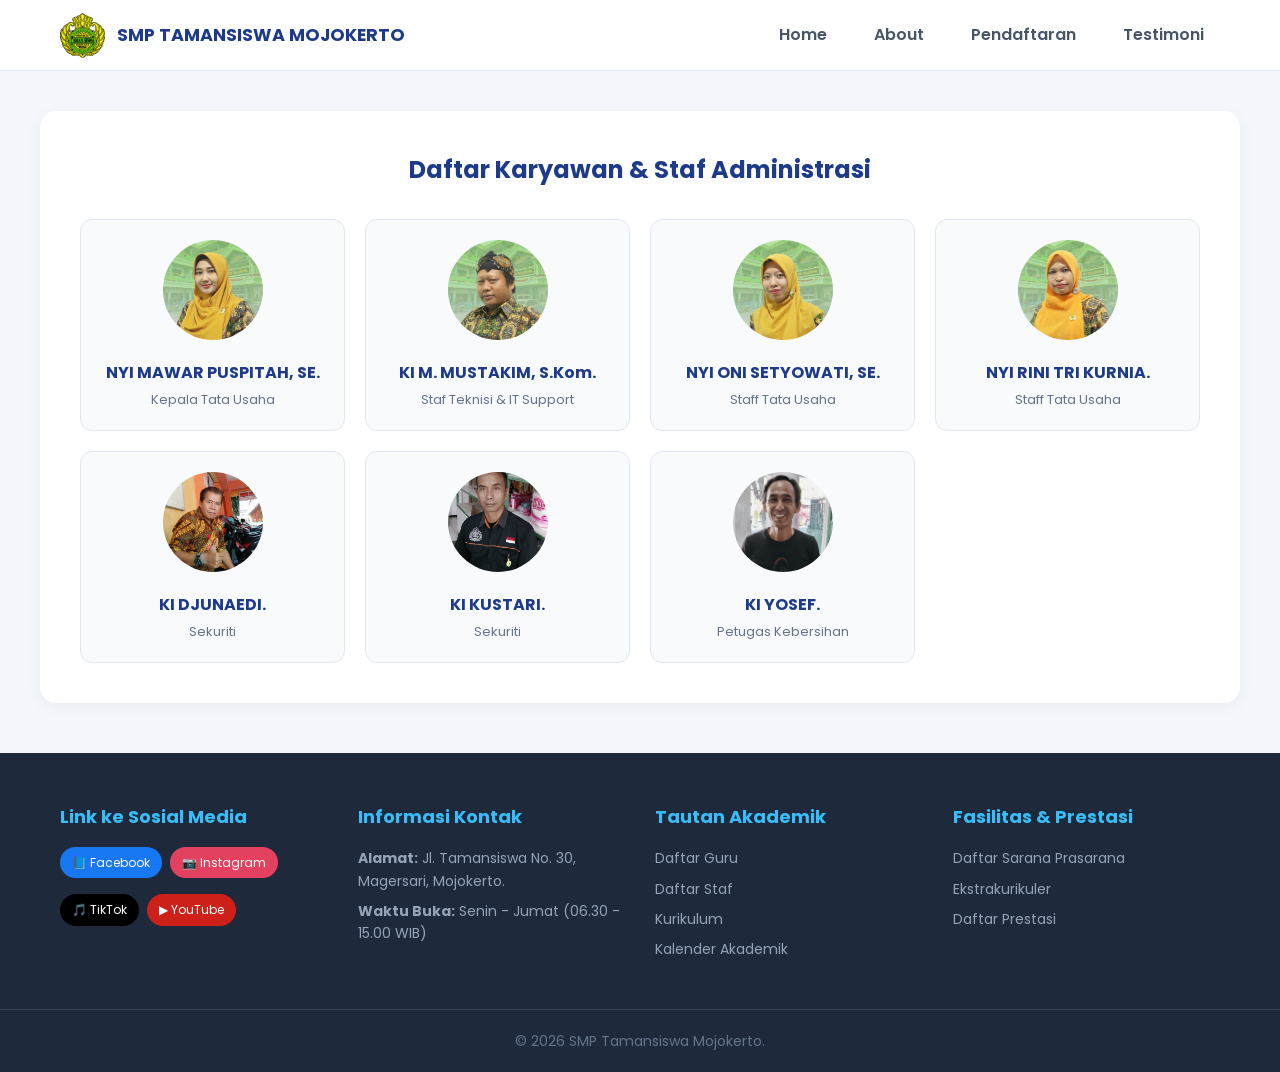
<file: daftar-staf.html>
<!DOCTYPE html>
<html lang="id">
<head>
  <meta charset="UTF-8" />
  <meta name="viewport" content="width=device-width, initial-scale=1.0" />
  <title>Daftar Staf - SMP Tamansiswa Mojokerto</title>
  <link rel="stylesheet" href="style.css" />
  <link rel="preconnect" href="https://fonts.googleapis.com">
  <link href="https://fonts.googleapis.com/css2?family=Poppins:wght@300;400;600;700&display=swap" rel="stylesheet">
</head>
<body>

  <nav class="navbar">
    <div class="container">
      <div class="logo-container">
        <img src="logo.png" alt="Logo Sekolah" class="logo-img" />
        <a href="index.html" class="logo">SMP TAMANSISWA MOJOKERTO</a>
      </div>
      <input type="checkbox" id="menu-toggle" class="menu-toggle-checkbox">
      <label for="menu-toggle" class="toggle-button">&#9776;</label>
      <div class="navbar-links">
        <ul class="nav-menu">
          <li><a href="index.html">Home</a></li>
          <li><a href="about.html#about">About</a></li>
          <li><a href="pendaftaran.html#pendaftaran">Pendaftaran</a></li>
          <li><a href="testimoni.html">Testimoni</a></li>
        </ul>
      </div>
    </div>
  </nav>

  <section class="detail-section container">
    <h2 class="section-title">Daftar Karyawan & Staf Administrasi</h2>
    <div class="grid-cards">
      <div class="profile-card">
        <img src="pamong/Salinan-NYI-MAWAR-PUSPITAH,-SE_2.png" alt="Staf">
        <h4>NYI MAWAR PUSPITAH, SE.</h4>
        <p>Kepala Tata Usaha</p>
      </div>
      <div class="profile-card">
        <img src="pamong/Salinan-KI-M.-MUSTAKIM,-S.Kom_2.png" alt="Staf">
        <h4>KI M. MUSTAKIM, S.Kom.</h4>
        <p>Staf Teknisi & IT Support</p>
      </div>
      <div class="profile-card">
        <img src="pamong/Salinan-NYI-ONI-SETYOWATI,-SE_2.png" alt="Staf">
        <h4>NYI ONI SETYOWATI, SE.</h4>
        <p>Staff Tata Usaha</p>
      </div>
      <div class="profile-card">
        <img src="pamong/Salinan-NYI-RINI-TRI-KURNIA_2.png" alt="Staf">
        <h4>NYI RINI TRI KURNIA.</h4>
        <p>Staff Tata Usaha</p>
      </div>
	  <div class="profile-card">
        <img src="djunaedik.jpg" alt="Staf">
        <h4>KI DJUNAEDI.</h4>
        <p>Sekuriti</p>
      </div>
	  <div class="profile-card">
        <img src="kustari.jpg" alt="Staf">
        <h4>KI KUSTARI.</h4>
        <p>Sekuriti</p>
      </div>
	  <div class="profile-card">
        <img src="yosef.png" alt="Staf">
        <h4>KI YOSEF.</h4>
        <p>Petugas Kebersihan</p>
      </div>
    </div>
  </section>

  <!-- FOOTER -->
  <footer class="footer">
    <div class="footer-container">
      <div class="footer-col">
        <h3>Link ke Sosial Media</h3>
        <div class="social-buttons">
          <a href="#" class="facebook">📘 Facebook</a>
          <a href="https://www.instagram.com/smp_tamansiswa_mojokerto/" class="instagram" target="_blank">📷 Instagram</a>
          <a href="https://www.tiktok.com/@smp.tamansiswa.mjk?_r=1&_t=ZS-98lfKY4wnq5" class="tiktok" target="_blank">🎵 TikTok</a>
          <a href="https://www.youtube.com/@smp_tamansiswa_mojokerto" class="youtube" target="_blank">▶ YouTube</a>
        </div>
      </div>
      <div class="footer-col">
        <h3>Informasi Kontak</h3>
        <p><strong>Alamat:</strong> Jl. Tamansiswa No. 30, Magersari, Mojokerto.</p>
        <p><strong>Waktu Buka:</strong> Senin - Jumat (06.30 - 15.00 WIB)</p>
      </div>
      <div class="footer-col">
        <h3>Tautan Akademik</h3>
        <a href="daftar-guru.html">Daftar Guru</a>
        <a href="daftar-staf.html">Daftar Staf</a>
        <a href="kurikulum.html">Kurikulum</a>
        <a href="kalender-akademik.html">Kalender Akademik</a>
      </div>
      <div class="footer-col">
        <h3>Fasilitas & Prestasi</h3>
        <a href="sarana-prasarana.html">Daftar Sarana Prasarana</a>
        <a href="ekstrakurikuler.html">Ekstrakurikuler</a>
        <a href="daftar-prestasi.html">Daftar Prestasi</a>
      </div>
    </div>
    <div class="footer-bottom">
      © 2026 SMP Tamansiswa Mojokerto.
    </div>
  </footer>
</body>
</html>
</file>
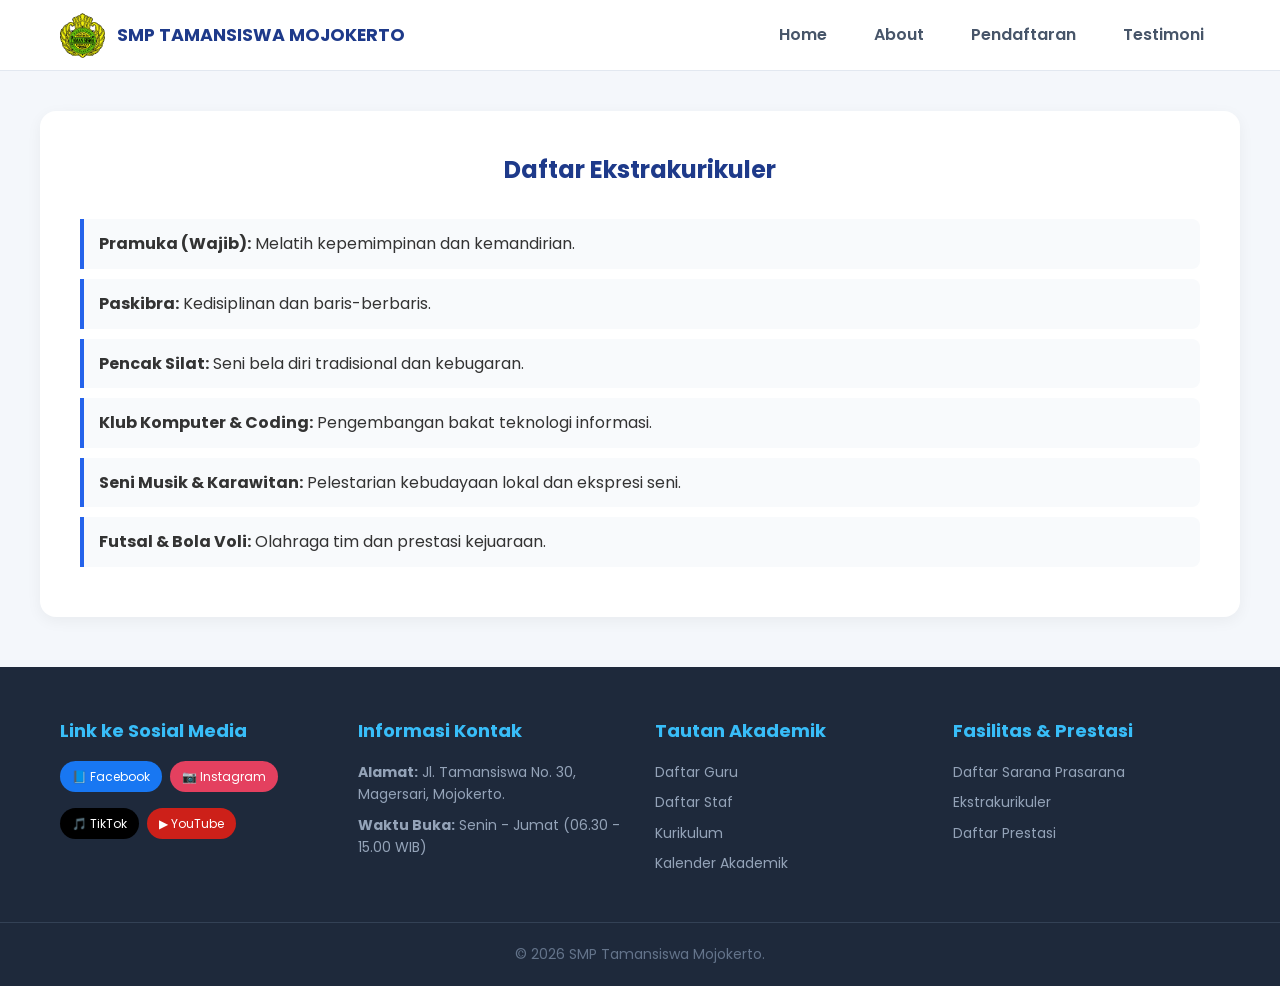
<file: ekstrakurikuler.html>
<!DOCTYPE html>
<html lang="id">
<head>
  <meta charset="UTF-8" />
  <meta name="viewport" content="width=device-width, initial-scale=1.0" />
  <title>Ekstrakurikuler - SMP Tamansiswa Mojokerto</title>
  <link rel="stylesheet" href="style.css" />
  <link rel="preconnect" href="https://fonts.googleapis.com">
  <link href="https://fonts.googleapis.com/css2?family=Poppins:wght@300;400;600;700&display=swap" rel="stylesheet">
</head>
<body>

  <nav class="navbar">
    <div class="container">
      <div class="logo-container">
        <img src="logo.png" alt="Logo Sekolah" class="logo-img" />
        <a href="index.html" class="logo">SMP TAMANSISWA MOJOKERTO</a>
      </div>
      <input type="checkbox" id="menu-toggle" class="menu-toggle-checkbox">
      <label for="menu-toggle" class="toggle-button">&#9776;</label>
      <div class="navbar-links">
        <ul class="nav-menu">
          <li><a href="index.html">Home</a></li>
          <li><a href="about.html#about">About</a></li>
          <li><a href="pendaftaran.html#pendaftaran">Pendaftaran</a></li>
          <li><a href="testimoni.html">Testimoni</a></li>
        </ul>
      </div>
    </div>
  </nav>

  <section class="detail-section container">
    <h2 class="section-title">Daftar Ekstrakurikuler</h2>
    <ul class="list-detail">
      <li><strong>Pramuka (Wajib):</strong> Melatih kepemimpinan dan kemandirian.</li>
      <li><strong>Paskibra:</strong> Kedisiplinan dan baris-berbaris.</li>
      <li><strong>Pencak Silat:</strong> Seni bela diri tradisional dan kebugaran.</li>
      <li><strong>Klub Komputer & Coding:</strong> Pengembangan bakat teknologi informasi.</li>
      <li><strong>Seni Musik & Karawitan:</strong> Pelestarian kebudayaan lokal dan ekspresi seni.</li>
      <li><strong>Futsal & Bola Voli:</strong> Olahraga tim dan prestasi kejuaraan.</li>
    </ul>
  </section>

  <!-- FOOTER -->
  <footer class="footer">
    <div class="footer-container">
      <div class="footer-col">
        <h3>Link ke Sosial Media</h3>
        <div class="social-buttons">
          <a href="#" class="facebook">📘 Facebook</a>
          <a href="https://www.instagram.com/smp_tamansiswa_mojokerto/" class="instagram" target="_blank">📷 Instagram</a>
          <a href="https://www.tiktok.com/@smp.tamansiswa.mjk?_r=1&_t=ZS-98lfKY4wnq5" class="tiktok" target="_blank">🎵 TikTok</a>
          <a href="https://www.youtube.com/@smp_tamansiswa_mojokerto" class="youtube" target="_blank">▶ YouTube</a>
        </div>
      </div>
      <div class="footer-col">
        <h3>Informasi Kontak</h3>
        <p><strong>Alamat:</strong> Jl. Tamansiswa No. 30, Magersari, Mojokerto.</p>
        <p><strong>Waktu Buka:</strong> Senin - Jumat (06.30 - 15.00 WIB)</p>
      </div>
      <div class="footer-col">
        <h3>Tautan Akademik</h3>
        <a href="daftar-guru.html">Daftar Guru</a>
        <a href="daftar-staf.html">Daftar Staf</a>
        <a href="kurikulum.html">Kurikulum</a>
        <a href="kalender-akademik.html">Kalender Akademik</a>
      </div>
      <div class="footer-col">
        <h3>Fasilitas & Prestasi</h3>
        <a href="sarana-prasarana.html">Daftar Sarana Prasarana</a>
        <a href="ekstrakurikuler.html">Ekstrakurikuler</a>
        <a href="daftar-prestasi.html">Daftar Prestasi</a>
      </div>
    </div>
    <div class="footer-bottom">
      © 2026 SMP Tamansiswa Mojokerto.
    </div>
  </footer>

</body>
</html>
</file>
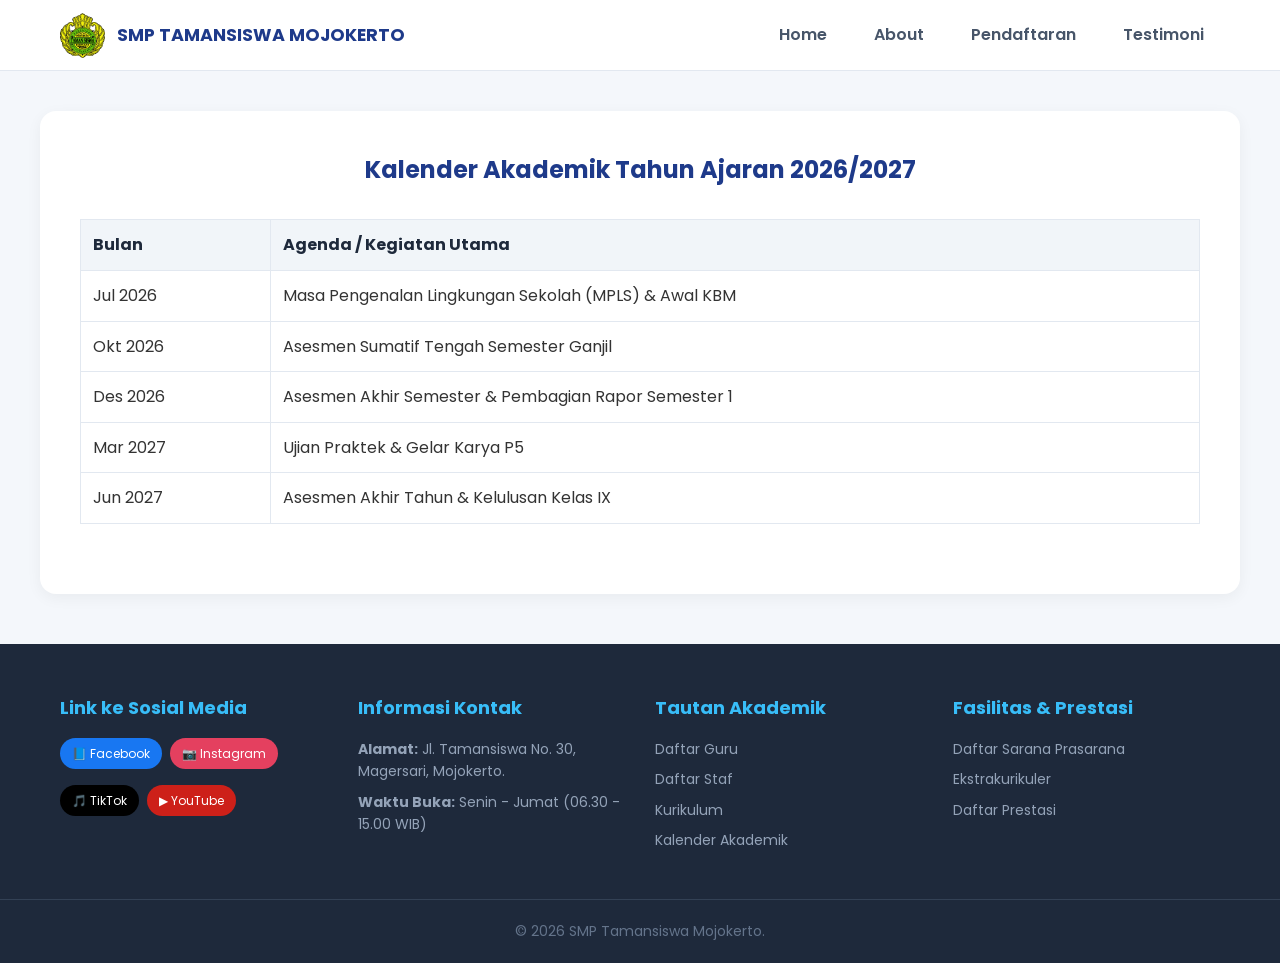
<file: kalender-akademik.html>
<!DOCTYPE html>
<html lang="id">
<head>
  <meta charset="UTF-8" />
  <meta name="viewport" content="width=device-width, initial-scale=1.0" />
  <title>Kalender Akademik - SMP Tamansiswa Mojokerto</title>
  <link rel="stylesheet" href="style.css" />
  <link rel="preconnect" href="https://fonts.googleapis.com">
  <link href="https://fonts.googleapis.com/css2?family=Poppins:wght@300;400;600;700&display=swap" rel="stylesheet">
</head>
<body>

  <nav class="navbar">
    <div class="container">
      <div class="logo-container">
        <img src="logo.png" alt="Logo Sekolah" class="logo-img" />
        <a href="index.html" class="logo">SMP TAMANSISWA MOJOKERTO</a>
      </div>
      <input type="checkbox" id="menu-toggle" class="menu-toggle-checkbox">
      <label for="menu-toggle" class="toggle-button">&#9776;</label>
      <div class="navbar-links">
        <ul class="nav-menu">
          <li><a href="index.html">Home</a></li>
          <li><a href="about.html#about">About</a></li>
          <li><a href="pendaftaran.html#pendaftaran">Pendaftaran</a></li>
          <li><a href="testimoni.html">Testimoni</a></li>
        </ul>
      </div>
    </div>
  </nav>

  <section class="detail-section container">
    <h2 class="section-title">Kalender Akademik Tahun Ajaran 2026/2027</h2>
    <table class="table-biaya">
      <thead>
        <tr>
          <th>Bulan</th>
          <th>Agenda / Kegiatan Utama</th>
        </tr>
      </thead>
      <tbody>
        <tr>
          <td>Jul 2026</td>
          <td>Masa Pengenalan Lingkungan Sekolah (MPLS) & Awal KBM</td>
        </tr>
        <tr>
          <td>Okt 2026</td>
          <td>Asesmen Sumatif Tengah Semester Ganjil</td>
        </tr>
        <tr>
          <td>Des 2026</td>
          <td>Asesmen Akhir Semester & Pembagian Rapor Semester 1</td>
        </tr>
        <tr>
          <td>Mar 2027</td>
          <td>Ujian Praktek & Gelar Karya P5</td>
        </tr>
        <tr>
          <td>Jun 2027</td>
          <td>Asesmen Akhir Tahun & Kelulusan Kelas IX</td>
        </tr>
      </tbody>
    </table>
  </section>

  <!-- FOOTER -->
  <footer class="footer">
    <div class="footer-container">
      <div class="footer-col">
        <h3>Link ke Sosial Media</h3>
        <div class="social-buttons">
          <a href="#" class="facebook">📘 Facebook</a>
          <a href="https://www.instagram.com/smp_tamansiswa_mojokerto/" class="instagram" target="_blank">📷 Instagram</a>
          <a href="https://www.tiktok.com/@smp.tamansiswa.mjk?_r=1&_t=ZS-98lfKY4wnq5" class="tiktok" target="_blank">🎵 TikTok</a>
          <a href="https://www.youtube.com/@smp_tamansiswa_mojokerto" class="youtube" target="_blank">▶ YouTube</a>
        </div>
      </div>
      <div class="footer-col">
        <h3>Informasi Kontak</h3>
        <p><strong>Alamat:</strong> Jl. Tamansiswa No. 30, Magersari, Mojokerto.</p>
        <p><strong>Waktu Buka:</strong> Senin - Jumat (06.30 - 15.00 WIB)</p>
      </div>
      <div class="footer-col">
        <h3>Tautan Akademik</h3>
        <a href="daftar-guru.html">Daftar Guru</a>
        <a href="daftar-staf.html">Daftar Staf</a>
        <a href="kurikulum.html">Kurikulum</a>
        <a href="kalender-akademik.html">Kalender Akademik</a>
      </div>
      <div class="footer-col">
        <h3>Fasilitas & Prestasi</h3>
        <a href="sarana-prasarana.html">Daftar Sarana Prasarana</a>
        <a href="ekstrakurikuler.html">Ekstrakurikuler</a>
        <a href="daftar-prestasi.html">Daftar Prestasi</a>
      </div>
    </div>
    <div class="footer-bottom">
      © 2026 SMP Tamansiswa Mojokerto.
    </div>
  </footer>

</body>
</html>
</file>
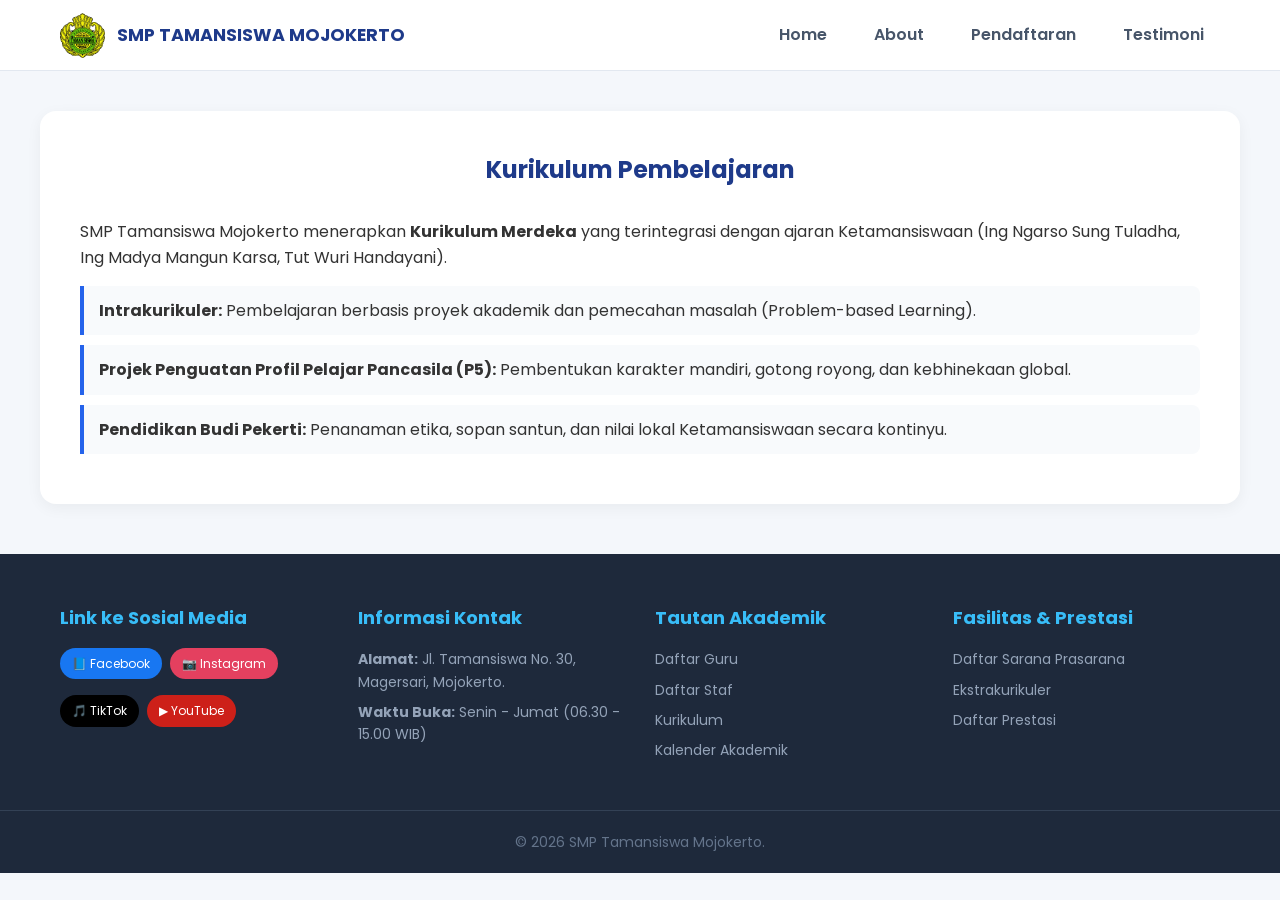
<file: kurikulum.html>
<!DOCTYPE html>
<html lang="id">
<head>
  <meta charset="UTF-8" />
  <meta name="viewport" content="width=device-width, initial-scale=1.0" />
  <title>Kurikulum - SMP Tamansiswa Mojokerto</title>
  <link rel="stylesheet" href="style.css" />
  <link rel="preconnect" href="https://fonts.googleapis.com">
  <link href="https://fonts.googleapis.com/css2?family=Poppins:wght@300;400;600;700&display=swap" rel="stylesheet">
</head>
<body>

  <nav class="navbar">
    <div class="container">
      <div class="logo-container">
        <img src="logo.png" alt="Logo Sekolah" class="logo-img" />
        <a href="index.html" class="logo">SMP TAMANSISWA MOJOKERTO</a>
      </div>
      <input type="checkbox" id="menu-toggle" class="menu-toggle-checkbox">
      <label for="menu-toggle" class="toggle-button">&#9776;</label>
      <div class="navbar-links">
        <ul class="nav-menu">
          <li><a href="index.html">Home</a></li>
          <li><a href="about.html#about">About</a></li>
          <li><a href="pendaftaran.html#pendaftaran">Pendaftaran</a></li>
          <li><a href="testimoni.html">Testimoni</a></li>
        </ul>
      </div>
    </div>
  </nav>

  <section class="detail-section container">
    <h2 class="section-title">Kurikulum Pembelajaran</h2>
    <p>SMP Tamansiswa Mojokerto menerapkan <strong>Kurikulum Merdeka</strong> yang terintegrasi dengan ajaran Ketamansiswaan (Ing Ngarso Sung Tuladha, Ing Madya Mangun Karsa, Tut Wuri Handayani).</p>

    <ul class="list-detail">
      <li><strong>Intrakurikuler:</strong> Pembelajaran berbasis proyek akademik dan pemecahan masalah (Problem-based Learning).</li>
      <li><strong>Projek Penguatan Profil Pelajar Pancasila (P5):</strong> Pembentukan karakter mandiri, gotong royong, dan kebhinekaan global.</li>
      <li><strong>Pendidikan Budi Pekerti:</strong> Penanaman etika, sopan santun, dan nilai lokal Ketamansiswaan secara kontinyu.</li>
    </ul>
  </section>

  <!-- FOOTER -->
  <footer class="footer">
    <div class="footer-container">
      <div class="footer-col">
        <h3>Link ke Sosial Media</h3>
        <div class="social-buttons">
          <a href="#" class="facebook">📘 Facebook</a>
          <a href="https://www.instagram.com/smp_tamansiswa_mojokerto/" class="instagram" target="_blank">📷 Instagram</a>
          <a href="https://www.tiktok.com/@smp.tamansiswa.mjk?_r=1&_t=ZS-98lfKY4wnq5" class="tiktok" target="_blank">🎵 TikTok</a>
          <a href="https://www.youtube.com/@smp_tamansiswa_mojokerto" class="youtube" target="_blank">▶ YouTube</a>
        </div>
      </div>
      <div class="footer-col">
        <h3>Informasi Kontak</h3>
        <p><strong>Alamat:</strong> Jl. Tamansiswa No. 30, Magersari, Mojokerto.</p>
        <p><strong>Waktu Buka:</strong> Senin - Jumat (06.30 - 15.00 WIB)</p>
      </div>
      <div class="footer-col">
        <h3>Tautan Akademik</h3>
        <a href="daftar-guru.html">Daftar Guru</a>
        <a href="daftar-staf.html">Daftar Staf</a>
        <a href="kurikulum.html">Kurikulum</a>
        <a href="kalender-akademik.html">Kalender Akademik</a>
      </div>
      <div class="footer-col">
        <h3>Fasilitas & Prestasi</h3>
        <a href="sarana-prasarana.html">Daftar Sarana Prasarana</a>
        <a href="ekstrakurikuler.html">Ekstrakurikuler</a>
        <a href="daftar-prestasi.html">Daftar Prestasi</a>
      </div>
    </div>
    <div class="footer-bottom">
      © 2026 SMP Tamansiswa Mojokerto.
    </div>
  </footer>

</body>
</html>
</file>
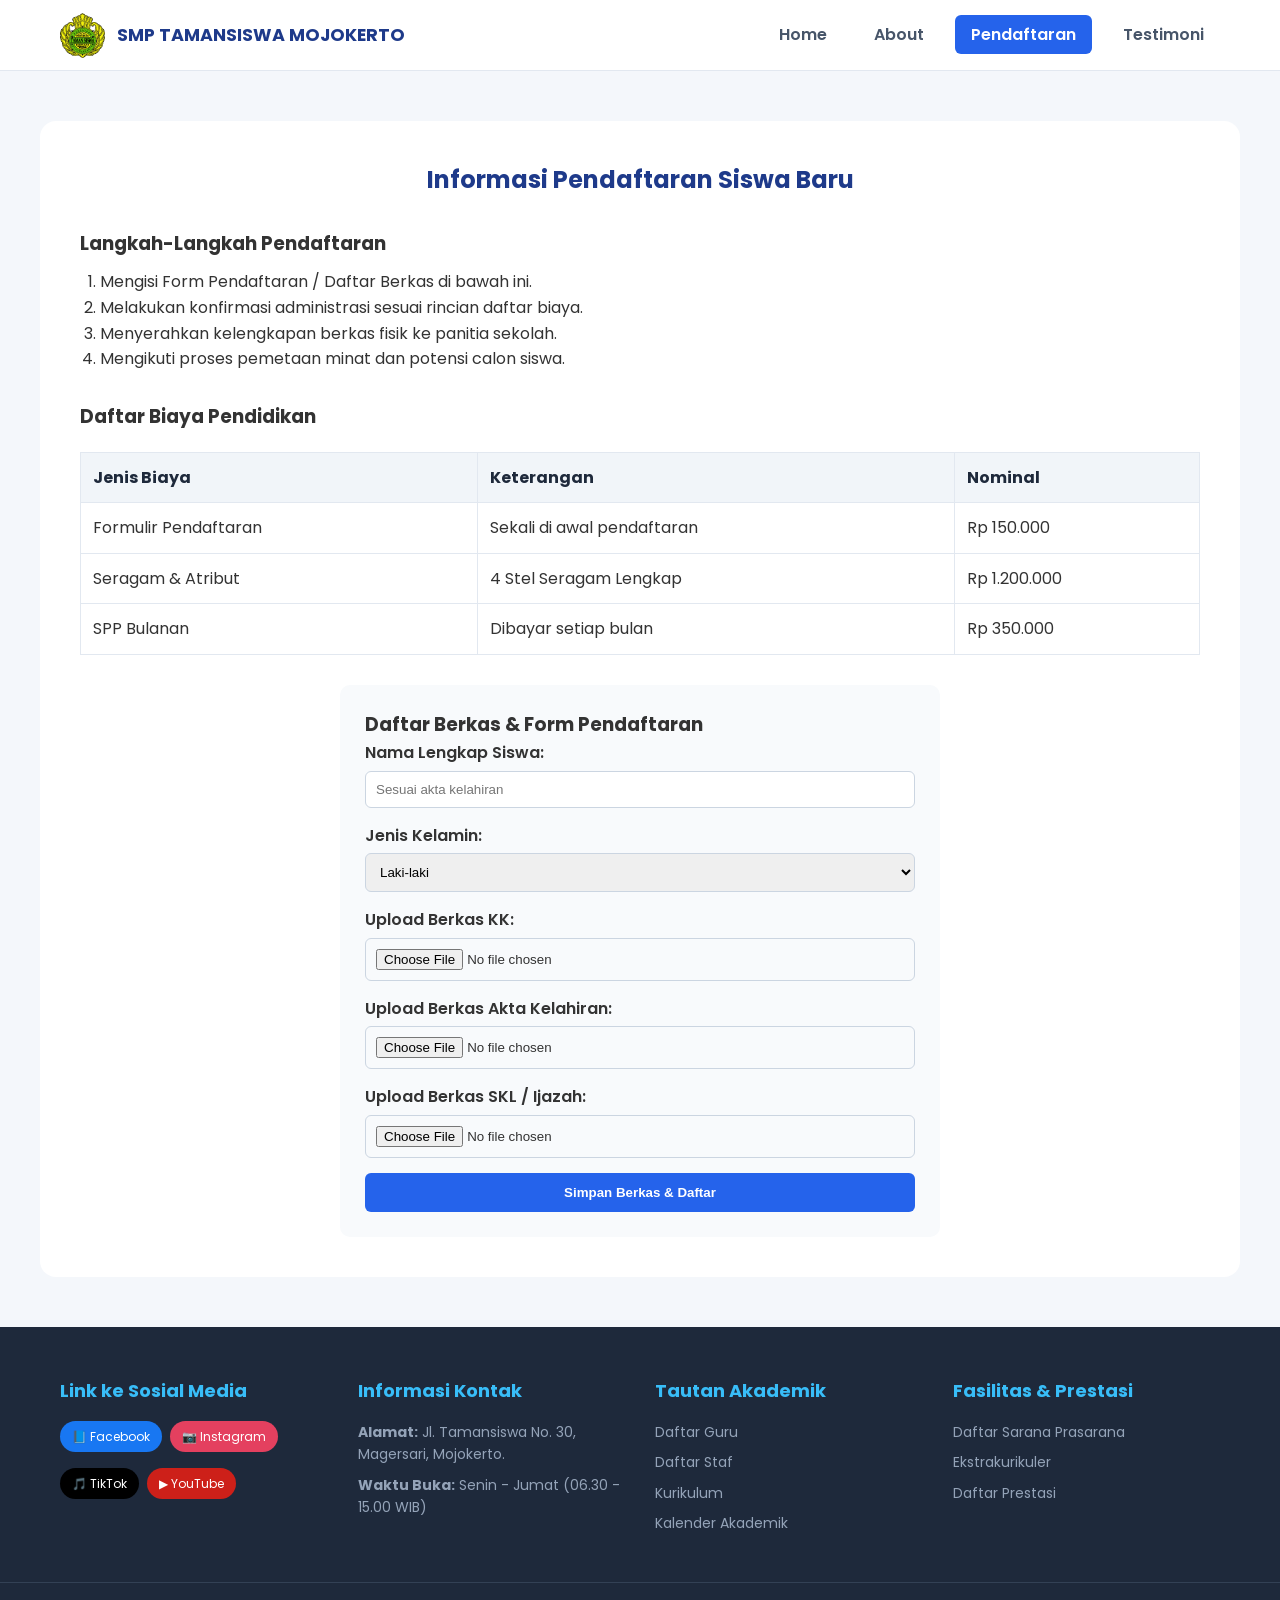
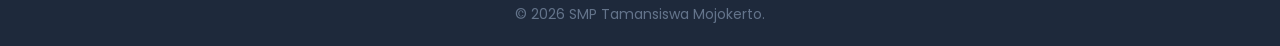
<file: pendaftaran.html>
<!DOCTYPE html>
<html lang="id">
<head>
  <meta charset="UTF-8" />
  <meta name="viewport" content="width=device-width, initial-scale=1.0" />
  <title>Pendaftaran - SMP Tamansiswa Mojokerto</title>
  <link rel="stylesheet" href="style.css" />
  <link rel="preconnect" href="https://fonts.googleapis.com">
  <link href="https://fonts.googleapis.com/css2?family=Poppins:wght@300;400;600;700&display=swap" rel="stylesheet">
</head>
<body>

  <!-- NAVBAR -->
  <nav class="navbar">
    <div class="container">
      <div class="logo-container">
        <img src="logo.png" alt="Logo Sekolah" class="logo-img" />
        <a href="index.html" class="logo">SMP TAMANSISWA MOJOKERTO</a>
      </div>

      <input type="checkbox" id="menu-toggle" class="menu-toggle-checkbox">
      <label for="menu-toggle" class="toggle-button">&#9776;</label>

      <div class="navbar-links">
        <ul class="nav-menu">
          <li><a href="index.html">Home</a></li>
          <li><a href="about.html#about">About</a></li>
          <li><a href="pendaftaran.html#pendaftaran" class="active">Pendaftaran</a></li>
          <li><a href="testimoni.html">Testimoni</a></li>
        </ul>
      </div>
    </div>
  </nav>

  <!-- ANCHOR TARGET PENDAFTARAN -->
  <section id="pendaftaran" class="pendaftaran-section container">
    <h2 class="section-title">Informasi Pendaftaran Siswa Baru</h2>

    <!-- LANGKAH-LANGKAH PENDAFTARAN -->
    <div class="langkah-container">
      <h3>Langkah-Langkah Pendaftaran</h3>
      <ol class="langkah-list">
        <li>Mengisi Form Pendaftaran / Daftar Berkas di bawah ini.</li>
        <li>Melakukan konfirmasi administrasi sesuai rincian daftar biaya.</li>
        <li>Menyerahkan kelengkapan berkas fisik ke panitia sekolah.</li>
        <li>Mengikuti proses pemetaan minat dan potensi calon siswa.</li>
      </ol>
    </div>

    <!-- DAFTAR BIAYA -->
    <div class="biaya-container">
      <h3>Daftar Biaya Pendidikan</h3>
      <table class="table-biaya">
        <thead>
          <tr>
            <th>Jenis Biaya</th>
            <th>Keterangan</th>
            <th>Nominal</th>
          </tr>
        </thead>
        <tbody>
          <tr>
            <td>Formulir Pendaftaran</td>
            <td>Sekali di awal pendaftaran</td>
            <td>Rp 150.000</td>
          </tr>
          <tr>
            <td>Seragam & Atribut</td>
            <td>4 Stel Seragam Lengkap</td>
            <td>Rp 1.200.000</td>
          </tr>
          <tr>
            <td>SPP Bulanan</td>
            <td>Dibayar setiap bulan</td>
            <td>Rp 350.000</td>
          </tr>
        </tbody>
      </table>
    </div>

    <!-- DAFTAR BERKAS / FORM PENDAFTARAN -->
    <div class="form-wrapper">
      <h3>Daftar Berkas & Form Pendaftaran</h3>
      <form class="form-pendaftaran">
        <div class="form-group">
          <label for="nama">Nama Lengkap Siswa:</label>
          <input type="text" id="nama" placeholder="Sesuai akta kelahiran" required>
        </div>
        <div class="form-group">
          <label for="jenisKelamin">Jenis Kelamin:</label>
          <select id="jenisKelamin">
            <option value="Laki-laki">Laki-laki</option>
            <option value="Perempuan">Perempuan</option>
          </select>
        </div>
        <div class="form-group">
          <label for="berkasKK">Upload Berkas KK:</label>
          <input type="file" id="berkasKK" required>
        </div>
        <div class="form-group">
          <label for="berkasAkta">Upload Berkas Akta Kelahiran:</label>
          <input type="file" id="berkasAkta" required>
        </div>
        <div class="form-group">
          <label for="berkasSKL">Upload Berkas SKL / Ijazah:</label>
          <input type="file" id="berkasSKL" required>
        </div>
        <button type="submit" class="btn">Simpan Berkas & Daftar</button>
      </form>
    </div>
  </section>

   <!-- FOOTER -->
  <footer class="footer">
    <div class="footer-container">
      <div class="footer-col">
        <h3>Link ke Sosial Media</h3>
        <div class="social-buttons">
          <a href="#" class="facebook">📘 Facebook</a>
          <a href="https://www.instagram.com/smp_tamansiswa_mojokerto/" class="instagram" target="_blank">📷 Instagram</a>
          <a href="https://www.tiktok.com/@smp.tamansiswa.mjk?_r=1&_t=ZS-98lfKY4wnq5" class="tiktok" target="_blank">🎵 TikTok</a>
          <a href="https://www.youtube.com/@smp_tamansiswa_mojokerto" class="youtube" target="_blank">▶ YouTube</a>
        </div>
      </div>
      <div class="footer-col">
        <h3>Informasi Kontak</h3>
        <p><strong>Alamat:</strong> Jl. Tamansiswa No. 30, Magersari, Mojokerto.</p>
        <p><strong>Waktu Buka:</strong> Senin - Jumat (06.30 - 15.00 WIB)</p>
      </div>
      <div class="footer-col">
        <h3>Tautan Akademik</h3>
        <a href="daftar-guru.html">Daftar Guru</a>
        <a href="daftar-staf.html">Daftar Staf</a>
        <a href="kurikulum.html">Kurikulum</a>
        <a href="kalender-akademik.html">Kalender Akademik</a>
      </div>
      <div class="footer-col">
        <h3>Fasilitas & Prestasi</h3>
        <a href="sarana-prasarana.html">Daftar Sarana Prasarana</a>
        <a href="ekstrakurikuler.html">Ekstrakurikuler</a>
        <a href="daftar-prestasi.html">Daftar Prestasi</a>
      </div>
    </div>
    <div class="footer-bottom">
      © 2026 SMP Tamansiswa Mojokerto.
    </div>
  </footer>
  
</body>
</html>
</file>
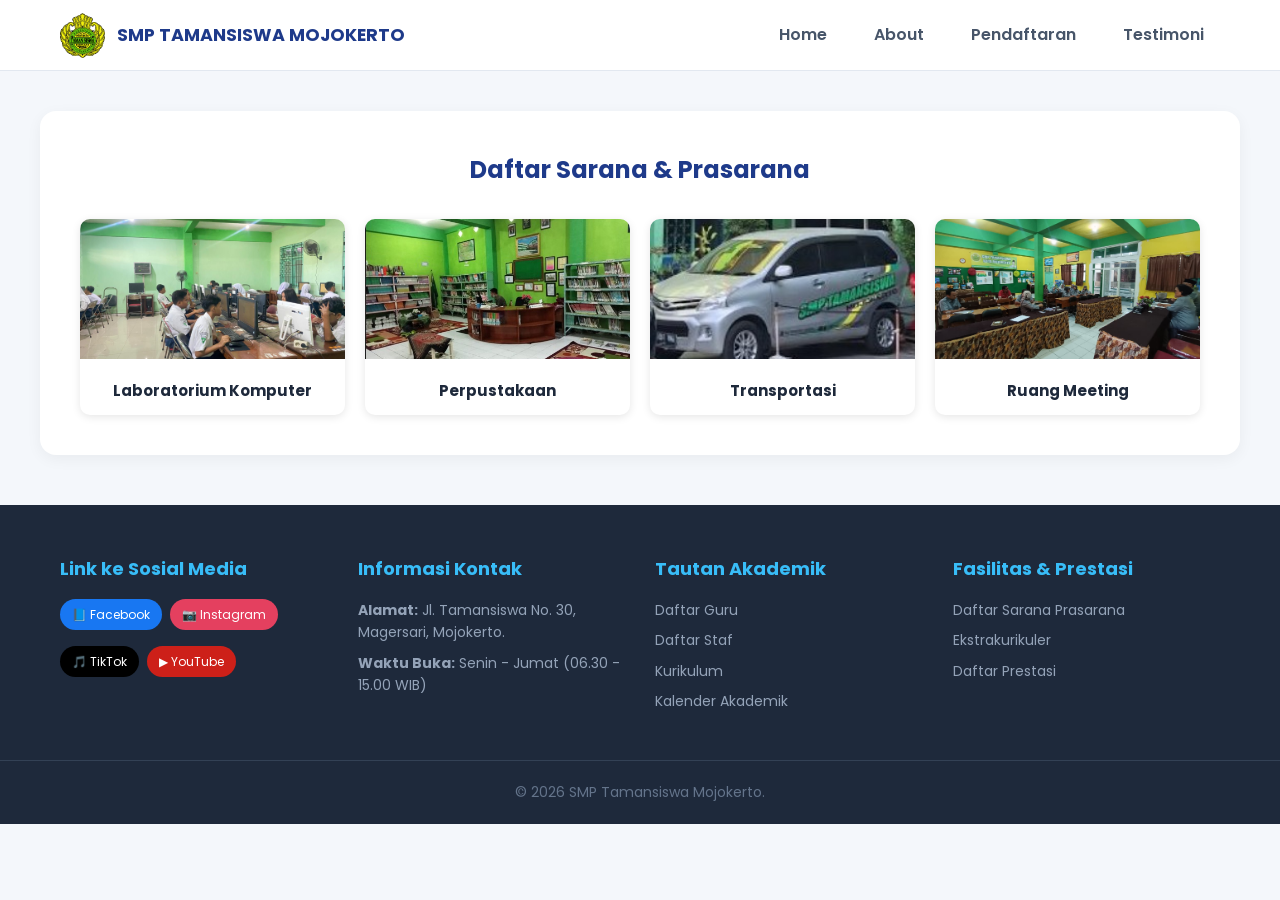
<file: sarana-prasarana.html>
<!DOCTYPE html>
<html lang="id">
<head>
  <meta charset="UTF-8" />
  <meta name="viewport" content="width=device-width, initial-scale=1.0" />
  <title>Sarana Prasarana - SMP Tamansiswa Mojokerto</title>
  <link rel="stylesheet" href="style.css" />
  <link rel="preconnect" href="https://fonts.googleapis.com">
  <link href="https://fonts.googleapis.com/css2?family=Poppins:wght@300;400;600;700&display=swap" rel="stylesheet">
</head>
<body>

  <nav class="navbar">
    <div class="container">
      <div class="logo-container">
        <img src="logo.png" alt="Logo Sekolah" class="logo-img" />
        <a href="index.html" class="logo">SMP TAMANSISWA MOJOKERTO</a>
      </div>
      <input type="checkbox" id="menu-toggle" class="menu-toggle-checkbox">
      <label for="menu-toggle" class="toggle-button">&#9776;</label>
      <div class="navbar-links">
        <ul class="nav-menu">
          <li><a href="index.html">Home</a></li>
          <li><a href="about.html#about">About</a></li>
          <li><a href="pendaftaran.html#pendaftaran">Pendaftaran</a></li>
          <li><a href="testimoni.html">Testimoni</a></li>
        </ul>
      </div>
    </div>
  </nav>

  <section class="detail-section container">
    <h2 class="section-title">Daftar Sarana & Prasarana</h2>
    <div class="grid-cards">
      <div class="kegiatan-card">
        <img src="lab-komputer.jpg" alt="Lab Komputer">
        <h3>Laboratorium Komputer</h3>
      </div>
      <div class="kegiatan-card">
        <img src="perpustakaan.jpg" alt="Perpustakaan">
        <h3>Perpustakaan</h3>
      </div>
      <div class="kegiatan-card">
        <img src="transportasi.jpg" alt="Transportasi">
        <h3>Transportasi</h3>
      </div>
      <div class="kegiatan-card">
        <img src="Ruang Meeting.jpg" alt="Lab IPA">
        <h3>Ruang Meeting</h3>
      </div>
    </div>
  </section>

   <!-- FOOTER -->
  <footer class="footer">
    <div class="footer-container">
      <div class="footer-col">
        <h3>Link ke Sosial Media</h3>
        <div class="social-buttons">
          <a href="#" class="facebook">📘 Facebook</a>
          <a href="https://www.instagram.com/smp_tamansiswa_mojokerto/" class="instagram" target="_blank">📷 Instagram</a>
          <a href="https://www.tiktok.com/@smp.tamansiswa.mjk?_r=1&_t=ZS-98lfKY4wnq5" class="tiktok" target="_blank">🎵 TikTok</a>
          <a href="https://www.youtube.com/@smp_tamansiswa_mojokerto" class="youtube" target="_blank">▶ YouTube</a>
        </div>
      </div>
      <div class="footer-col">
        <h3>Informasi Kontak</h3>
        <p><strong>Alamat:</strong> Jl. Tamansiswa No. 30, Magersari, Mojokerto.</p>
        <p><strong>Waktu Buka:</strong> Senin - Jumat (06.30 - 15.00 WIB)</p>
      </div>
      <div class="footer-col">
        <h3>Tautan Akademik</h3>
        <a href="daftar-guru.html">Daftar Guru</a>
        <a href="daftar-staf.html">Daftar Staf</a>
        <a href="kurikulum.html">Kurikulum</a>
        <a href="kalender-akademik.html">Kalender Akademik</a>
      </div>
      <div class="footer-col">
        <h3>Fasilitas & Prestasi</h3>
        <a href="sarana-prasarana.html">Daftar Sarana Prasarana</a>
        <a href="ekstrakurikuler.html">Ekstrakurikuler</a>
        <a href="daftar-prestasi.html">Daftar Prestasi</a>
      </div>
    </div>
    <div class="footer-bottom">
      © 2026 SMP Tamansiswa Mojokerto.
    </div>
  </footer>

</body>
</html>
</file>
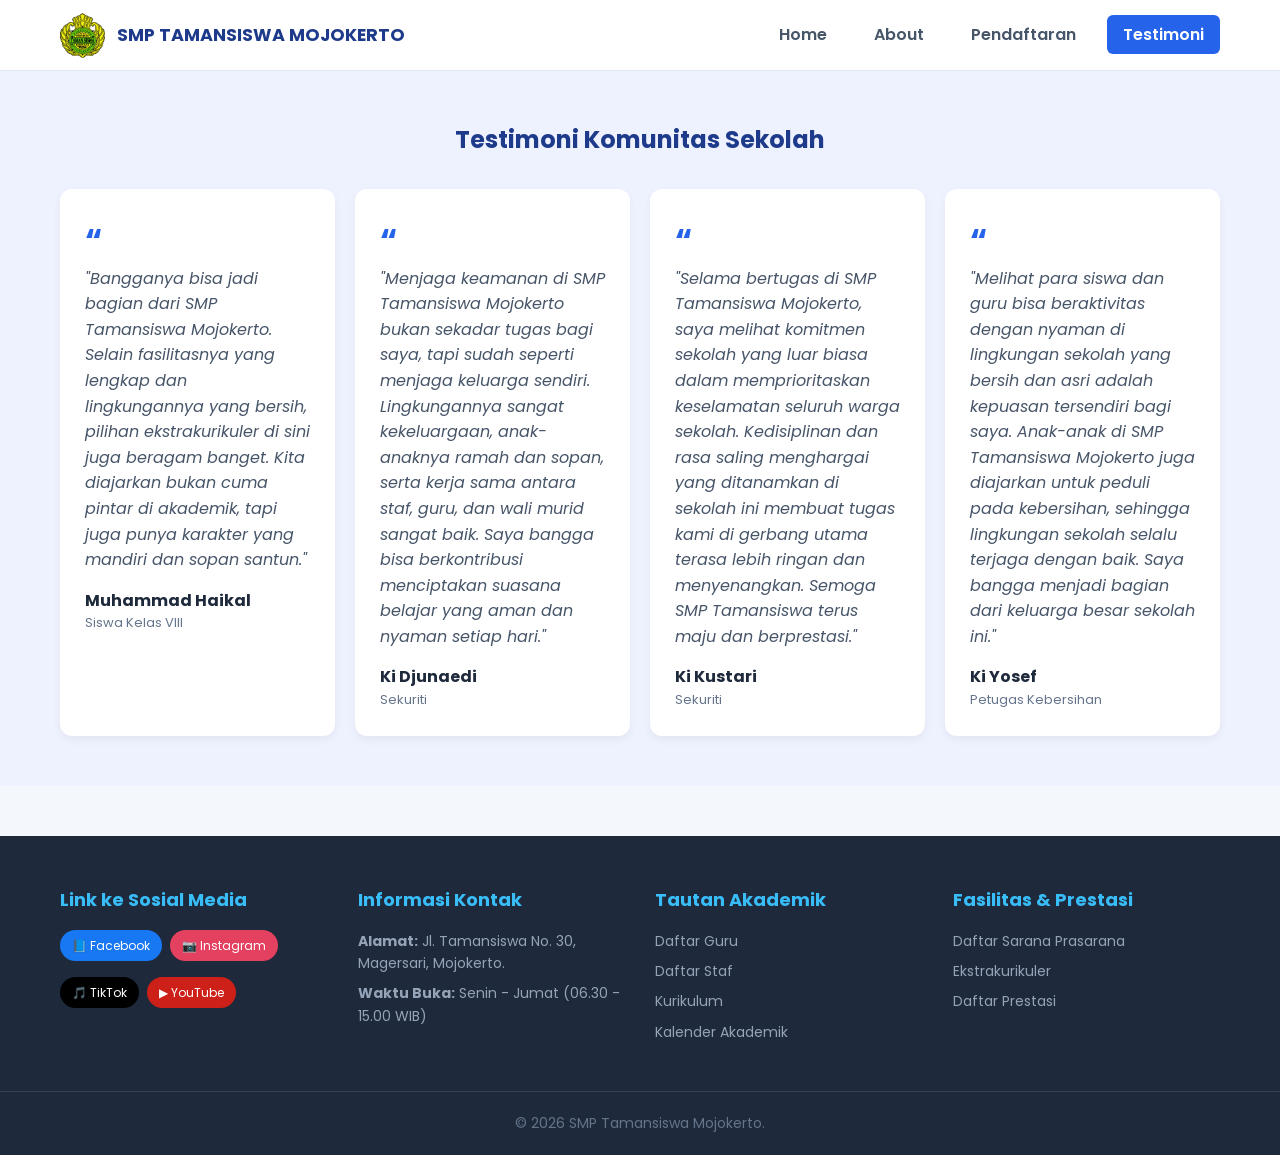
<file: testimoni.html>
<!DOCTYPE html>
<html lang="id">
<head>
  <meta charset="UTF-8" />
  <meta name="viewport" content="width=device-width, initial-scale=1.0" />
  <title>Testimoni - SMP Tamansiswa Mojokerto</title>
  <link rel="stylesheet" href="style.css" />
  <link rel="preconnect" href="https://fonts.googleapis.com">
  <link href="https://fonts.googleapis.com/css2?family=Poppins:wght@300;400;600;700&display=swap" rel="stylesheet">
</head>
<body>

  <!-- NAVBAR -->
  <nav class="navbar">
    <div class="container">
      <div class="logo-container">
        <img src="logo.png" alt="Logo Sekolah" class="logo-img" />
        <a href="index.html" class="logo">SMP TAMANSISWA MOJOKERTO</a>
      </div>

      <input type="checkbox" id="menu-toggle" class="menu-toggle-checkbox">
      <label for="menu-toggle" class="toggle-button">&#9776;</label>

      <div class="navbar-links">
        <ul class="nav-menu">
          <li><a href="index.html">Home</a></li>
          <li><a href="about.html#about">About</a></li>
          <li><a href="pendaftaran.html#pendaftaran">Pendaftaran</a></li>
          <li><a href="testimoni.html" class="active">Testimoni</a></li>
        </ul>
      </div>
    </div>
  </nav>

  <!-- TESTIMONI SECTION -->
  <section class="testimonial-section">
    <div class="container">
      <h2 class="section-title">Testimoni Komunitas Sekolah</h2>
      <div class="testimonial-grid">

        <!-- 1. Belajar Siswa Sekarang -->
        <div class="testimonial-card">
          <div class="quote-icon">“</div>
          <p class="testimonial-text">"Bangganya bisa jadi bagian dari SMP Tamansiswa Mojokerto. Selain fasilitasnya yang lengkap dan lingkungannya yang bersih, pilihan ekstrakurikuler di sini juga beragam banget. Kita diajarkan bukan cuma pintar di akademik, tapi juga punya karakter yang mandiri dan sopan santun."</p>
          <div class="testimonial-author">
            <div class="author-info">
              <h4>Muhammad Haikal</h4>
              <p>Siswa Kelas VIII</p>
            </div>
          </div>
        </div>

        <!-- 2. Security -->
        <div class="testimonial-card">
          <div class="quote-icon">“</div>
          <p class="testimonial-text">"Menjaga keamanan di SMP Tamansiswa Mojokerto bukan sekadar tugas bagi saya, tapi sudah seperti menjaga keluarga sendiri. Lingkungannya sangat kekeluargaan, anak-anaknya ramah dan sopan, serta kerja sama antara staf, guru, dan wali murid sangat baik. Saya bangga bisa berkontribusi menciptakan suasana belajar yang aman dan nyaman setiap hari."</p>
          <div class="testimonial-author">
            <div class="author-info">
              <h4>Ki Djunaedi</h4>
              <p>Sekuriti</p>
            </div>
          </div>
        </div>

        <!-- 3. Security -->
        <div class="testimonial-card">
          <div class="quote-icon">“</div>
          <p class="testimonial-text">"Selama bertugas di SMP Tamansiswa Mojokerto, saya melihat komitmen sekolah yang luar biasa dalam memprioritaskan keselamatan seluruh warga sekolah. Kedisiplinan dan rasa saling menghargai yang ditanamkan di sekolah ini membuat tugas kami di gerbang utama terasa lebih ringan dan menyenangkan. Semoga SMP Tamansiswa terus maju dan berprestasi."</p>
          <div class="testimonial-author">
            <div class="author-info">
              <h4>Ki Kustari</h4>
              <p>Sekuriti</p>
            </div>
          </div>
        </div>

        <!-- 4. Kebersihan -->
        <div class="testimonial-card">
          <div class="quote-icon">“</div>
          <p class="testimonial-text">"Melihat para siswa dan guru bisa beraktivitas dengan nyaman di lingkungan sekolah yang bersih dan asri adalah kepuasan tersendiri bagi saya. Anak-anak di SMP Tamansiswa Mojokerto juga diajarkan untuk peduli pada kebersihan, sehingga lingkungan sekolah selalu terjaga dengan baik. Saya bangga menjadi bagian dari keluarga besar sekolah ini."</p>
          <div class="testimonial-author">
            <div class="author-info">
              <h4>Ki Yosef</h4>
              <p>Petugas Kebersihan</p>
            </div>
          </div>
        </div>

      </div>
    </div>
  </section>

 <!-- FOOTER -->
  <footer class="footer">
    <div class="footer-container">
      <div class="footer-col">
        <h3>Link ke Sosial Media</h3>
        <div class="social-buttons">
          <a href="#" class="facebook">📘 Facebook</a>
          <a href="https://www.instagram.com/smp_tamansiswa_mojokerto/" class="instagram" target="_blank">📷 Instagram</a>
          <a href="https://www.tiktok.com/@smp.tamansiswa.mjk?_r=1&_t=ZS-98lfKY4wnq5" class="tiktok" target="_blank">🎵 TikTok</a>
          <a href="https://www.youtube.com/@smp_tamansiswa_mojokerto" class="youtube" target="_blank">▶ YouTube</a>
        </div>
      </div>
      <div class="footer-col">
        <h3>Informasi Kontak</h3>
        <p><strong>Alamat:</strong> Jl. Tamansiswa No. 30, Magersari, Mojokerto.</p>
        <p><strong>Waktu Buka:</strong> Senin - Jumat (06.30 - 15.00 WIB)</p>
      </div>
      <div class="footer-col">
        <h3>Tautan Akademik</h3>
        <a href="daftar-guru.html">Daftar Guru</a>
        <a href="daftar-staf.html">Daftar Staf</a>
        <a href="kurikulum.html">Kurikulum</a>
        <a href="kalender-akademik.html">Kalender Akademik</a>
      </div>
      <div class="footer-col">
        <h3>Fasilitas & Prestasi</h3>
        <a href="sarana-prasarana.html">Daftar Sarana Prasarana</a>
        <a href="ekstrakurikuler.html">Ekstrakurikuler</a>
        <a href="daftar-prestasi.html">Daftar Prestasi</a>
      </div>
    </div>
    <div class="footer-bottom">
      © 2026 SMP Tamansiswa Mojokerto.
    </div>
  </footer>

</body>
</html>
</file>
<file: style.css>
* {
  margin: 0;
  padding: 0;
  box-sizing: border-box;
}

body {
  font-family: 'Poppins', sans-serif;
  background: #f4f7fb;
  color: #333;
  line-height: 1.6;
}

.container {
  max-width: 1200px;
  margin: 0 auto;
  padding: 0 20px;
}

.navbar {
  background-color: #ffffff;
  border-bottom: 1px solid #e2e8f0;
  position: sticky;
  top: 0;
  z-index: 1000;
}

.navbar .container {
  display: flex;
  align-items: center;
  justify-content: space-between;
  height: 70px;
}

.logo-container {
  display: flex;
  align-items: center;
  gap: 12px;
}

.logo-img {
  width: 45px;
  height: 45px;
}

.logo {
  font-size: 1.1rem;
  font-weight: 700;
  color: #1e3a8a;
  text-decoration: none;
}

.navbar-links ul {
  list-style: none;
  display: flex;
  gap: 15px;
}

.navbar-links a {
  text-decoration: none;
  color: #475569;
  padding: 8px 16px;
  border-radius: 6px;
  font-weight: 600;
  transition: all 0.3s ease;
}

.navbar-links a:hover, .navbar-links a.active {
  background-color: #2563eb;
  color: white;
}

/* Checkbox Hack untuk Mobile Menu */
.menu-toggle-checkbox {
  display: none;
}

.toggle-button {
  display: none;
  font-size: 1.8rem;
  cursor: pointer;
  padding: 4px 12px;
  background: #f1f5f9;
  border-radius: 6px;
  color: #1e3a8a;
}

/* Responsive Mobile Navigation */
@media (max-width: 768px) {
  .toggle-button {
    display: block;
  }

  .navbar-links {
    display: none;
    width: 100%;
    position: absolute;
    top: 70px;
    left: 0;
    background: white;
    box-shadow: 0 4px 10px rgba(0, 0, 0, 0.1);
  }

  .menu-toggle-checkbox:checked ~ .navbar-links {
    display: block;
  }

  .navbar-links ul {
    flex-direction: column;
    padding: 20px;
    gap: 10px;
  }

  .navbar-links ul li a {
    display: block;
    padding: 10px;
  }
}

/* ================= CAROUSEL (PURE CSS) ================= */
.carousel {
  width: 100%;
  max-width: 1100px;
  margin: 30px auto;
  overflow: hidden;
  border-radius: 16px;
  position: relative;
  box-shadow: 0 10px 20px rgba(0,0,0,0.1);
}

.carousel input { display: none; }
.slides { display: flex; transition: 0.5s ease; }
.slide { flex: 0 0 100%; }
.slide img { width: 100%; height: 400px; object-fit: cover; }

/* Pergeseran posisi slide (1 sampai 5) */
#slide1:checked ~ .slides { transform: translateX(0%); }
#slide2:checked ~ .slides { transform: translateX(-100%); }
#slide3:checked ~ .slides { transform: translateX(-200%); }
#slide4:checked ~ .slides { transform: translateX(-300%); }
#slide5:checked ~ .slides { transform: translateX(-400%); }

.navigation {
  position: absolute;
  top: 50%;
  width: 100%;
  transform: translateY(-50%);
  display: none;
  justify-content: space-between;
  padding: 0 20px;
  pointer-events: none; /* Mencegah area transparan menutupi elemen lain */
}

/* Menampilkan navigasi sesuai slide yang aktif (1 sampai 5) */
#slide1:checked ~ .nav1, 
#slide2:checked ~ .nav2, 
#slide3:checked ~ .nav3,
#slide4:checked ~ .nav4,
#slide5:checked ~ .nav5 { 
  display: flex; 
}

.navigation label {
  width: 45px; height: 45px;
  background: rgba(0, 0, 0, 0.5);
  color: white; border-radius: 50%;
  display: flex; justify-content: center; align-items: center;
  cursor: pointer; font-size: 20px;
  pointer-events: auto; /* Mengaktifkan klik hanya pada tombol panah */
  user-select: none;
}

/* ================= VISI & MISI ================= */
.visi-section, .misi-section {
  max-width: 1100px;
  margin: 40px auto;
  padding: 40px;
  background: white;
  border-radius: 16px;
  box-shadow: 0 4px 15px rgba(0, 0, 0, 0.05);
}

.visi-header, .misi-header { text-align: center; margin-bottom: 20px; }
.visi-badge { background: #2563eb; color: white; padding: 6px 16px; border-radius: 20px; font-size: 14px; }
.visi-header h2, .misi-header h2 { font-size: 28px; color: #1e3a8a; margin-top: 10px; }
.visi-text { text-align: center; font-size: 18px; font-weight: 600; color: #334155; }

.misi-grid {
  display: grid;
  grid-template-columns: repeat(auto-fit, minmax(220px, 1fr));
  gap: 20px;
}

.misi-card {
  background: #f8fafc;
  padding: 20px;
  border-radius: 12px;
  position: relative;
  border-left: 4px solid #2563eb;
}

.misi-number { position: absolute; top: 10px; right: 15px; font-size: 28px; color: #cbd5e1; font-weight: bold; }

/* ================= STATISTIK ================= */
#statistik { margin: 50px auto; text-align: center; }
#statistik h2 { margin-bottom: 30px; color: #1e3a8a; }
.stat-grid { display: flex; gap: 20px; justify-content: center; flex-wrap: wrap; }
.card { background: white; padding: 25px; border-radius: 12px; box-shadow: 0 4px 10px rgba(0,0,0,0.05); min-width: 200px; flex: 1; }
.card h3 { font-size: 16px; color: #64748b; }
.number { font-size: 32px; font-weight: bold; color: #1e293b; margin-top: 10px; }

/* ================= KEGIATAN TERBARU & KATEGORI ================= */
.kegiatan-grid { display: grid; grid-template-columns: repeat(auto-fit, minmax(180px, 1fr)); gap: 15px; margin-top: 20px; }
.kegiatan-card { background: white; border-radius: 10px; overflow: hidden; box-shadow: 0 2px 8px rgba(0,0,0,0.1); text-align: center; }
.kegiatan-card img { width: 100%; height: 140px; object-fit: cover; }
.kegiatan-card h3 { padding: 12px; font-size: 15px; color: #1e293b; }

.kategori-grid { display: grid; grid-template-columns: repeat(auto-fit, minmax(220px, 1fr)); gap: 20px; margin-top: 20px; }
.kategori-card { background: white; padding: 20px; border-radius: 10px; border-top: 3px solid #2563eb; box-shadow: 0 2px 8px rgba(0,0,0,0.05); }
.kategori-card h3 { margin-bottom: 12px; color: #1e3a8a; }
.kategori-card ul { list-style-position: inside; color: #475569; }

/* ================= FAQ ================= */
.faq-section { max-width: 900px; margin: 50px auto; padding: 30px; background: white; border-radius: 16px; }
.faq-section h1 { text-align: center; font-size: 28px; color: #1e3a8a; margin-bottom: 25px; }
.faq-item { border-bottom: 1px solid #e2e8f0; padding: 15px 0; }
.faq-item h2 { font-size: 18px; color: #2563eb; }
.faq-item p { color: #475569; margin-top: 5px; }

/* ================= ABOUT BANNER & SEJARAH ================= */
.about-banner { position: relative; width: 100%; height: 300px; border-radius: 16px; overflow: hidden; margin-bottom: 30px; }
.about-banner img { width: 100%; height: 100%; object-fit: cover; }
.banner-text { position: absolute; top: 50%; left: 50%; transform: translate(-50%, -50%); color: white; text-align: center; background: rgba(0,0,0,0.5); padding: 20px; border-radius: 10px; }
.sejarah-section { background: white; padding: 30px; border-radius: 16px; margin-bottom: 40px; }
.sejarah-section h2 { color: #1e3a8a; margin-bottom: 15px; }

/* ================= PENDAFTARAN & BIAYA ================= */
.pendaftaran-section { margin: 50px auto; background: white; padding: 40px; border-radius: 16px; }
.section-title { text-align: center; color: #1e3a8a; margin-bottom: 30px; }
.langkah-list { margin-left: 20px; margin-top: 10px; margin-bottom: 30px; }
.table-biaya { width: 100%; border-collapse: collapse; margin: 20px 0 30px; }
.table-biaya th, .table-biaya td { border: 1px solid #e2e8f0; padding: 12px; text-align: left; }
.table-biaya th { background: #f1f5f9; color: #1e293b; }

.form-wrapper { max-width: 600px; margin: 0 auto; background: #f8fafc; padding: 25px; border-radius: 10px; }
.form-group { margin-bottom: 15px; }
.form-group label { display: block; margin-bottom: 5px; font-weight: 600; }
.form-group input, .form-group select { width: 100%; padding: 10px; border: 1px solid #cbd5e1; border-radius: 6px; }
.btn { width: 100%; padding: 12px; background: #2563eb; color: white; border: none; border-radius: 6px; font-weight: bold; cursor: pointer; }

/* ================= TESTIMONI ================= */
.testimonial-section { background: #eef2ff; padding: 50px 0; }
.testimonial-grid { display: grid; grid-template-columns: repeat(auto-fit, minmax(240px, 1fr)); gap: 20px; margin-top: 30px; }
.testimonial-card { background: white; padding: 25px; border-radius: 12px; box-shadow: 0 4px 10px rgba(0,0,0,0.05); }
.quote-icon { font-size: 32px; color: #2563eb; font-weight: bold; }
.testimonial-text { font-style: italic; color: #475569; margin-bottom: 15px; }
.author-info h4 { font-size: 16px; color: #1e293b; }
.author-info p { font-size: 13px; color: #64748b; }

/* ================= FOOTER ================= */
.footer { background: #1e293b; color: #f8fafc; padding-top: 50px; margin-top: 50px; }
.footer-container { max-width: 1200px; margin: auto; padding: 0 20px 40px; display: grid; grid-template-columns: repeat(auto-fit, minmax(220px, 1fr)); gap: 30px; }
.footer-col h3 { font-size: 18px; margin-bottom: 15px; color: #38bdf8; }
.footer-col p, .footer-col a { color: #94a3b8; font-size: 14px; text-decoration: none; margin-bottom: 8px; display: block; }
.social-buttons { display: flex; flex-wrap: wrap; gap: 8px; margin-top: 15px; }
.social-buttons a { padding: 6px 12px; border-radius: 20px; color: white; font-size: 12px; text-decoration: none; }
.facebook { background: #1877F2; } .instagram { background: #E4405F; } .tiktok { background: #000; } .youtube { background: #CD2019; }
.footer-bottom { text-align: center; border-top: 1px solid #334155; padding: 20px; font-size: 14px; color: #64748b; }

.detail-section {
  background: #ffffff;
  padding: 40px;
  border-radius: 16px;
  margin: 40px auto;
  box-shadow: 0 4px 15px rgba(0, 0, 0, 0.05);
}

.grid-cards {
  display: grid;
  grid-template-columns: repeat(auto-fit, minmax(220px, 1fr));
  gap: 20px;
  margin-top: 25px;
}

.profile-card {
  background: #f8fafc;
  border-radius: 12px;
  padding: 20px;
  text-align: center;
  border: 1px solid #e2e8f0;
}

.profile-card img {
  width: 100px;
  height: 100px;
  border-radius: 50%;
  object-fit: cover;
  margin-bottom: 12px;
}

.profile-card h4 {
  color: #1e3a8a;
  font-size: 16px;
  margin-bottom: 4px;
}

.profile-card p {
  color: #64748b;
  font-size: 13px;
}

.list-detail {
  list-style-type: none;
  margin-top: 15px;
}

.list-detail li {
  padding: 12px 15px;
  background: #f8fafc;
  border-left: 4px solid #2563eb;
  margin-bottom: 10px;
  border-radius: 0 8px 8px 0;
}
</file>
